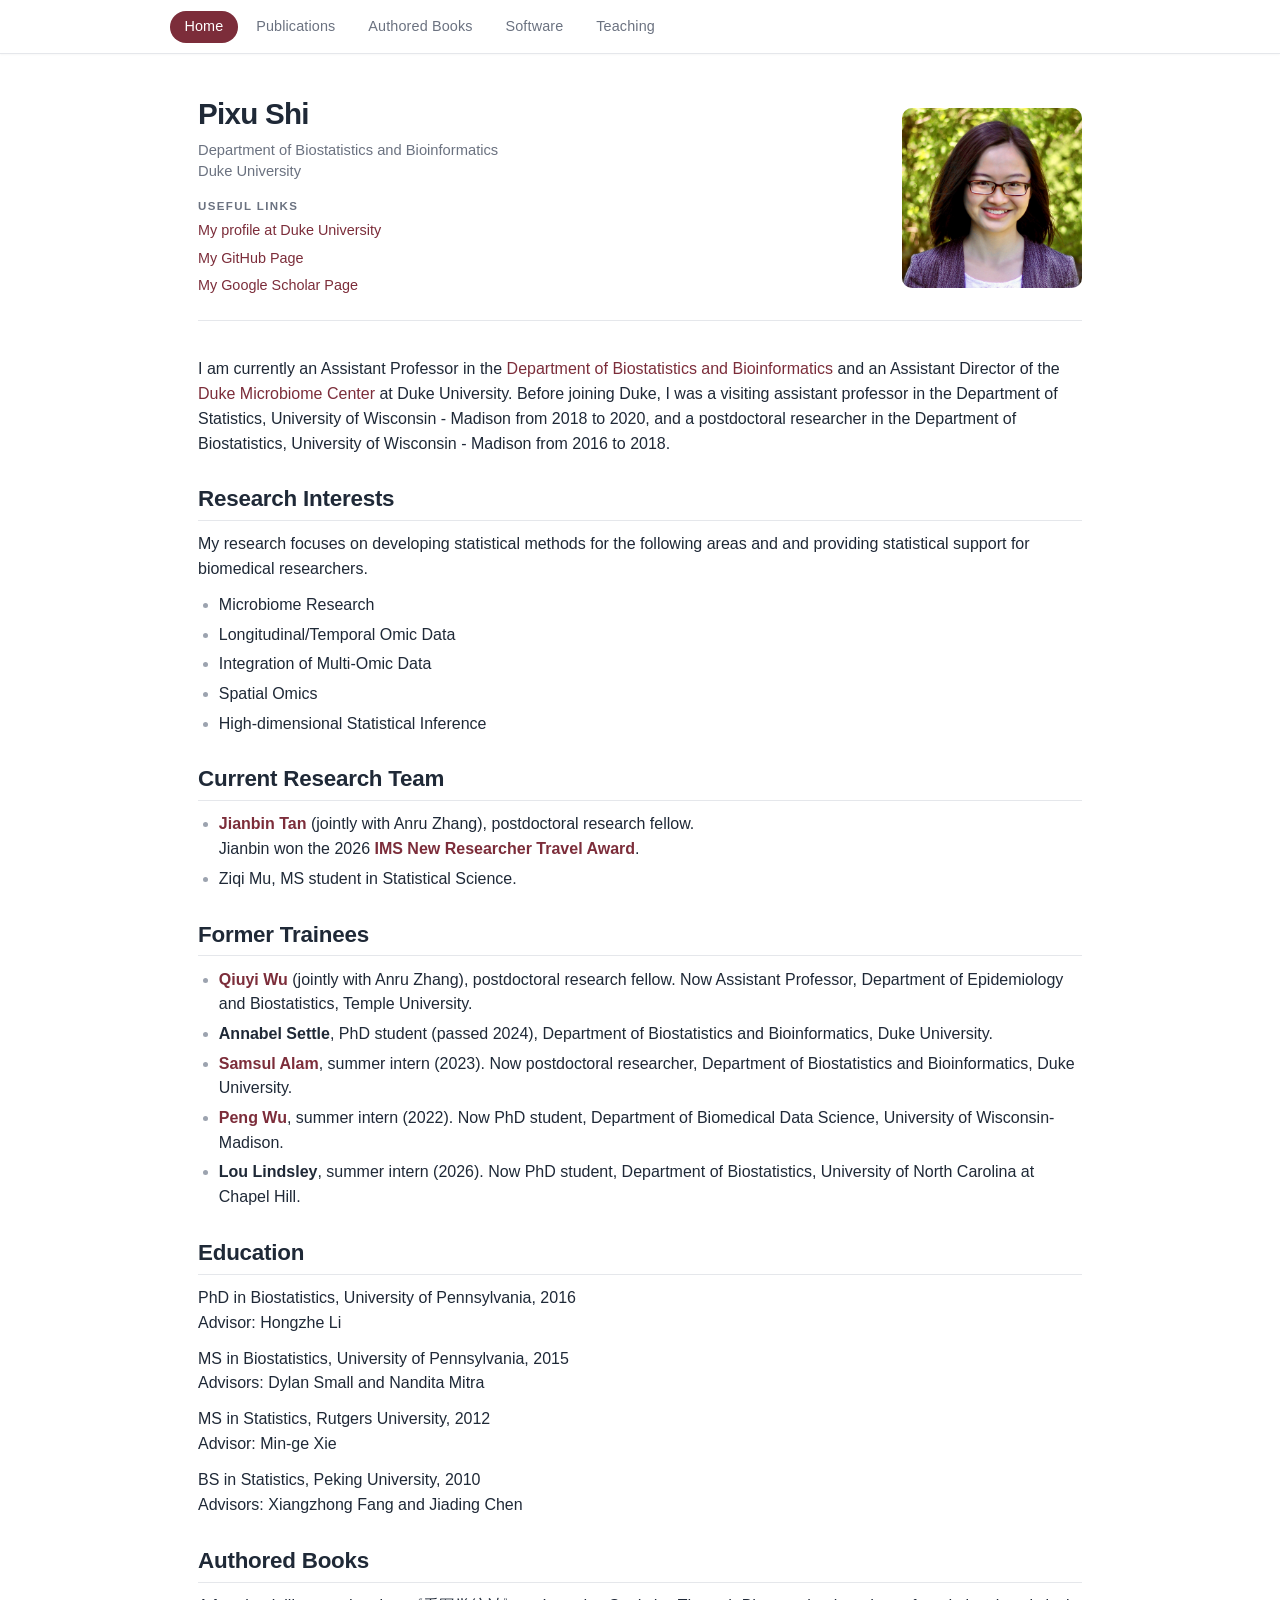
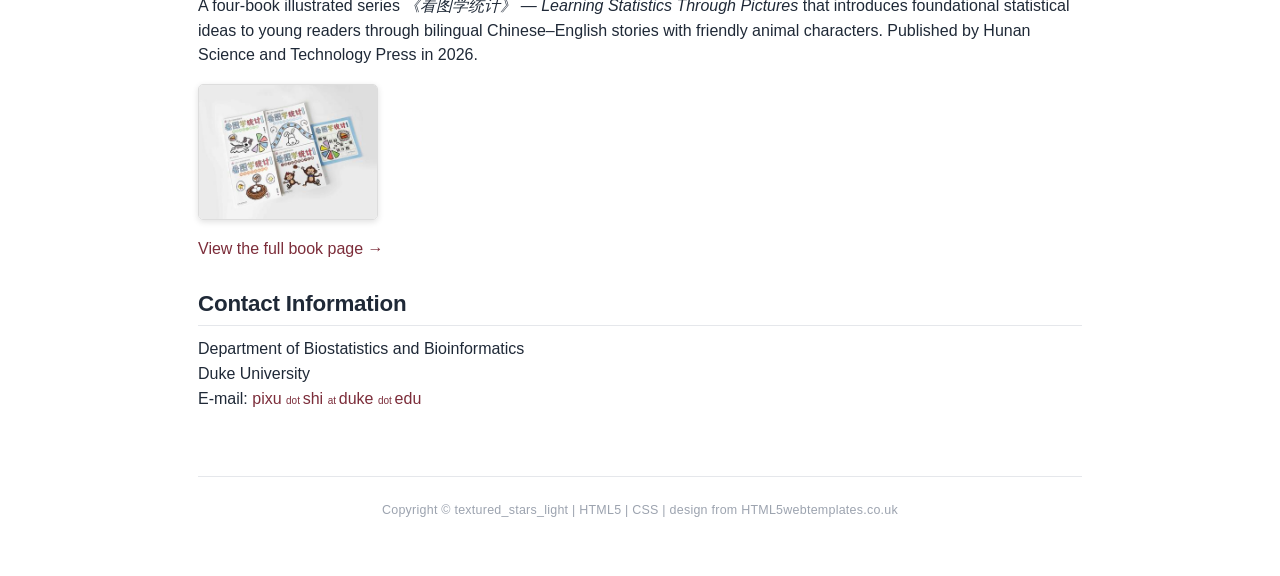
<file: index.html>
<!DOCTYPE HTML>
<html>

<head>
  <title>Pixu Shi's Homepage</title>
  <meta name="google-site-verification" content="ghtNAFj0BvaokCE1OC3R3q2dDWGkjcpYmdLzgyEFmUU" />
  <meta name="viewport" content="width=device-width, initial-scale=1" />
  <meta name="description" content="website description" />
  <meta name="keywords" content="website keywords, website keywords" />
  <meta http-equiv="content-type" content="text/html; charset=UTF-8" />
  <link rel="stylesheet" type="text/css" href="template/style.css" title="style" />
</head>

<body>
  <div id="main">
    <div id="header">
      <div id="logo">
        <div id="logo_text">
          <!-- class="logo_colour", allows you to change the colour of the text -->
          <h1>Pixu Shi</h1>
          <h2>Department of Biostatistics and Bioinformatics</h2>
          <h2>Duke University</h2>
          <div class="profile-info">
            <h3>Useful Links</h3>
            <ul>
              <li><a href="https://scholars.duke.edu/person/Pixu.Shi">My profile at Duke University</a></li>
              <li><a href="https://github.com/pixushi">My GitHub Page</a></li>
              <li><a href="https://scholar.google.com/citations?user=EbF6EYMAAAAJ&hl=en">My Google Scholar Page</a></li>
            </ul>
          </div>
        </div>
        <img src="figures/Pixu_profile_square.jpg" alt="Pixu Shi" class="profile-photo">
      </div>
      <div id="menubar">
        <ul id="menu">
          <!-- put class="selected" in the li tag for the selected page - to highlight which page you're on -->
          <li class="selected"><a href="index.html">Home</a></li>
          <li><a href="Pixu_publication.html">Publications</a></li>
          <li><a href="Pixu_books.html">Authored Books</a></li>
          <li><a href="Pixu_software.html">Software</a></li>
          <li><a href="Pixu_teaching.html">Teaching</a></li>
        </ul>
      </div>
    </div>
    <div id="site_content">
      <div id="content">
        <h2></h2>
        <p>I am currently an Assistant Professor in the <a href="https://biostat.duke.edu/">Department of Biostatistics and Bioinformatics</a> and an Assistant Director of the <a href="https://sites.duke.edu/microbiome/">Duke Microbiome Center</a> at Duke University.
		Before joining Duke, I was a visiting assistant professor in the Department of Statistics, University of Wisconsin - Madison from 2018 to 2020, 
		and a postdoctoral researcher in the Department of Biostatistics, University of Wisconsin - Madison from 2016 to 2018.
	</p>
        <h2>Research Interests</h2>

		  My research focuses on developing statistical methods for the following areas and and providing statistical support for biomedical researchers.
		  		</p>
		  		<ul>
			<LI> Microbiome Research</LI>
			<LI> Longitudinal/Temporal Omic Data</LI>
			<LI> Integration of Multi-Omic Data</LI>
			<LI> Spatial Omics</LI>
			<LI> High-dimensional Statistical Inference</LI>
					</ul>
			
		</UL>
        <h2>Current Research Team</h2>
		<ul>
			<li><strong><a href="https://tan-jianbin.github.io/">Jianbin Tan</a></strong> (jointly with Anru Zhang), postdoctoral research fellow. 
			<br>
			 Jianbin won the 2026 <strong><a href="https://imstat.org/ims-awards/ims-new-researcher-travel-award/">IMS New Researcher Travel Award</a></strong>.</li>
			<li>Ziqi Mu, MS student in Statistical Science.</li>
		</ul>
        <h2>Former Trainees</h2>
		<ul>
			<li><strong><a href="https://drqiuyiwu.github.io/">Qiuyi Wu</a></strong> (jointly with Anru Zhang), postdoctoral research fellow. Now Assistant Professor, Department of Epidemiology and Biostatistics, Temple University.</li>
			<li><strong>Annabel Settle</strong>, PhD student (passed 2024), Department of Biostatistics and Bioinformatics, Duke University.</li>
			<li><strong><a href="https://scholar.google.com/citations?user=Su177OsAAAAJ&hl=en&oi=ao">Samsul Alam</a></strong>, summer intern (2023). Now postdoctoral researcher, Department of Biostatistics and Bioinformatics, Duke University.</li>
			<li><strong><a href="https://scholar.google.com/citations?user=wh_SNnYAAAAJ&hl=en">Peng Wu</a></strong>, summer intern (2022). Now PhD student, Department of Biomedical Data Science, University of Wisconsin-Madison.</li>
			<li><strong>Lou Lindsley</strong>, summer intern (2026). Now PhD student, Department of Biostatistics, University of North Carolina at Chapel Hill.</li>
		</ul>
        <h2>Education</h2>
		<p> PhD in Biostatistics, University of Pennsylvania, 2016<br />
                    Advisor: Hongzhe Li
		</p>
		<p> MS in Biostatistics, University of Pennsylvania, 2015<br />
                    Advisors: Dylan Small and Nandita Mitra
		</p>
		<p> MS in Statistics, Rutgers University, 2012<br />
                    Advisor: Min-ge Xie
		</p>
		<p> BS in Statistics, Peking University, 2010<br />
                    Advisors: Xiangzhong Fang and Jiading Chen
		</p>		

		<h2>Authored Books</h2>
		<p>
		  A four-book illustrated series <em>《看图学统计》 &mdash; Learning Statistics Through Pictures</em>
		  that introduces foundational statistical ideas to young readers through bilingual
		  Chinese&ndash;English stories with friendly animal characters.
		  Published by Hunan Science and Technology Press in 2026.
		</p>
		<div style="display:flex;gap:10px;flex-wrap:wrap;margin:1rem 0 0.5rem 0;align-items:flex-end;">
		  <a href="Pixu_books.html" title="View all books" style="flex:1 1 120px;max-width:180px;">
		    <img src="figures/thumb_IMG_5730.jpg" alt="The complete 看图学统计 series"
		         style="width:100%;border-radius:5px;border:1px solid #ddd;box-shadow:0 2px 6px rgba(0,0,0,0.12);transition:transform 0.2s;"
		         onmouseover="this.style.transform='scale(1.04)'" onmouseout="this.style.transform=''">
		  </a>
		</div>
		<p style="margin-top:0.4rem;"><a href="Pixu_books.html">View the full book page &rarr;</a></p>
	<h2>Contact Information</h2>
			<p> Department of Biostatistics and Bioinformatics <br /> 
				Duke University <br />

				E-mail: <a href="mailto:pixu.shi@duke.edu">pixu <font size=1> dot </font> shi <font size=1> at </font> duke <font size=1> dot </font> edu</a>
			</p>
      </div>
    </div>
    <div id="content_footer"></div>
    <div id="footer">
            Copyright &copy; textured_stars_light | <a href="http://validator.w3.org/check?uri=referer">HTML5</a> | <a href="http://jigsaw.w3.org/css-validator/check/referer">CSS</a> | <a href="http://www.html5webtemplates.co.uk">design from HTML5webtemplates.co.uk</a>
    </div>
  </div>
<!-- Default Statcounter code for GitHub Personal
https://pixushi.github.io/ -->
<script type="text/javascript">
var sc_project=13226905;
var sc_invisible=1;
var sc_security="ff27da82";
</script>
<script type="text/javascript"
src="https://www.statcounter.com/counter/counter.js"
async></script>
<noscript><div class="statcounter"><a title="Web Analytics"
href="https://statcounter.com/" target="_blank"><img
class="statcounter"
src="https://c.statcounter.com/13226905/0/ff27da82/1/"
alt="Web Analytics"
referrerPolicy="no-referrer-when-downgrade"></a></div></noscript>
<!-- End of Statcounter Code -->
</body>
</html>
</file>
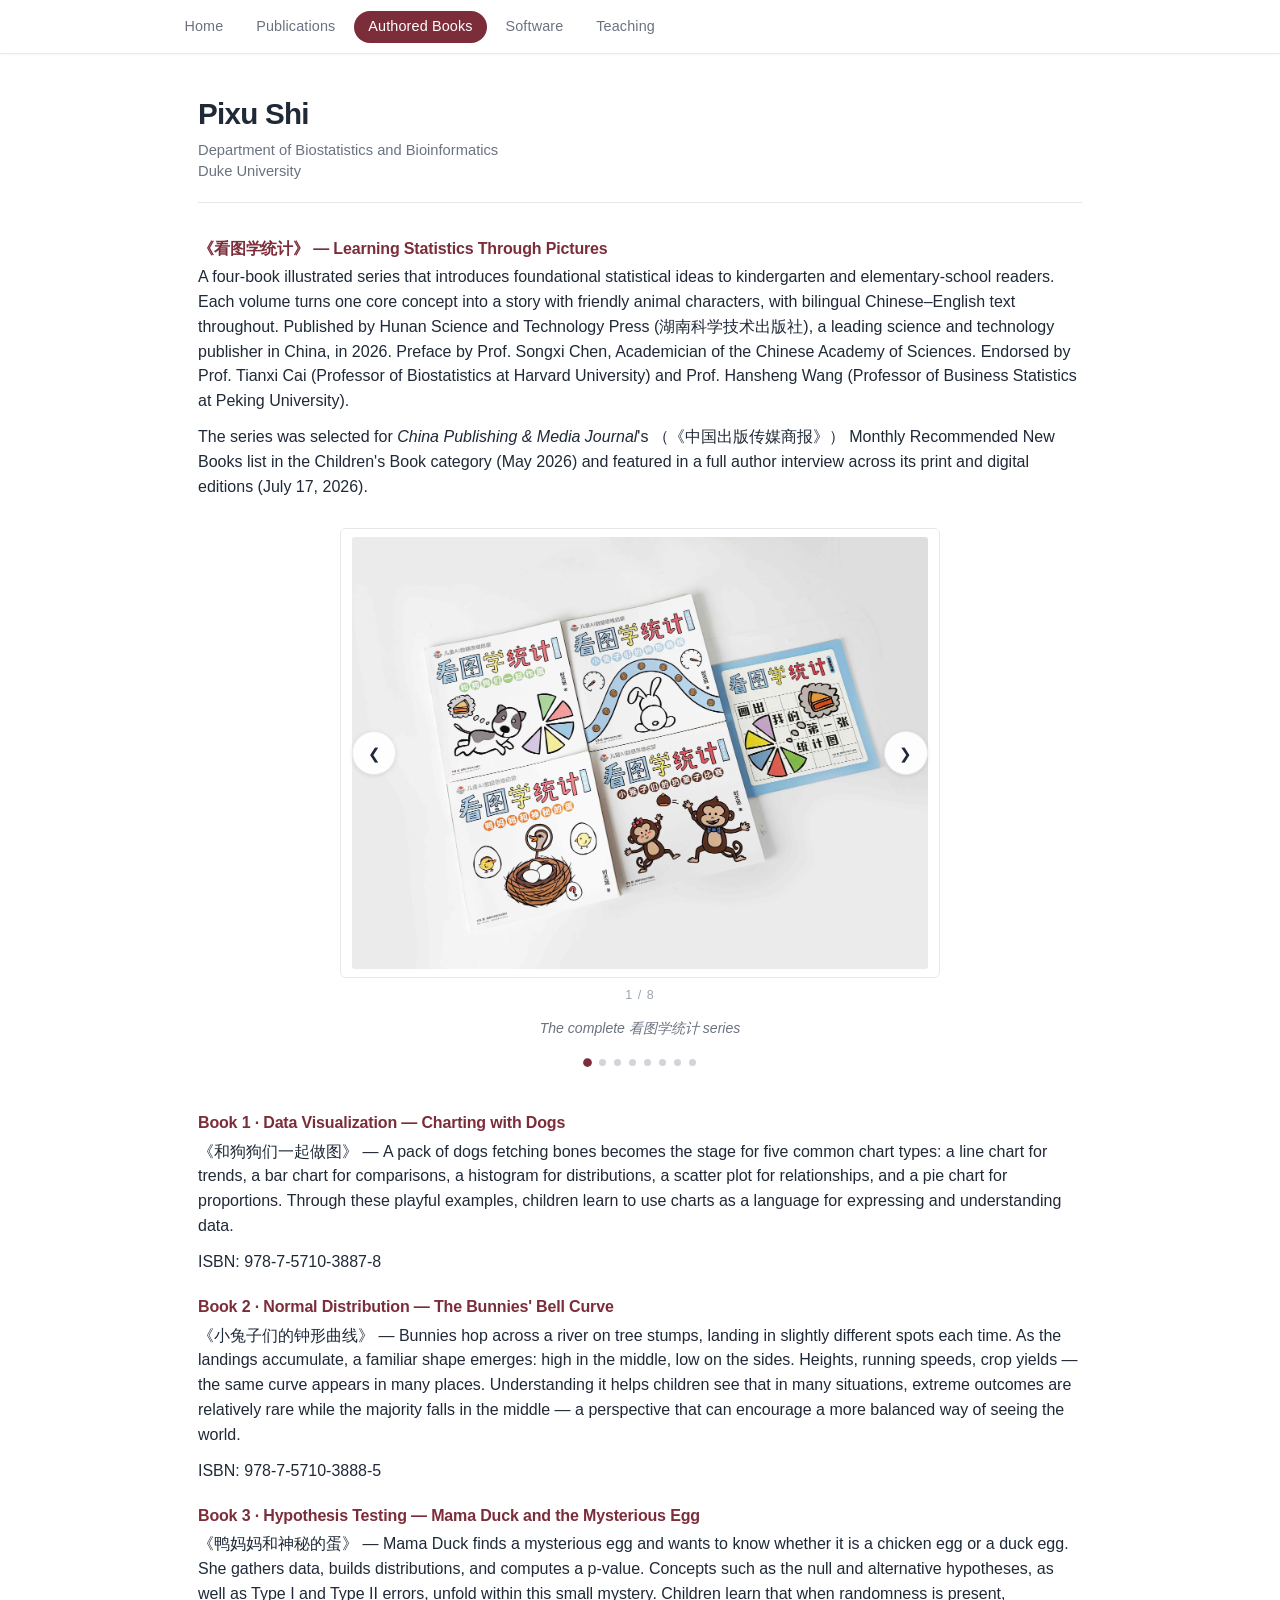
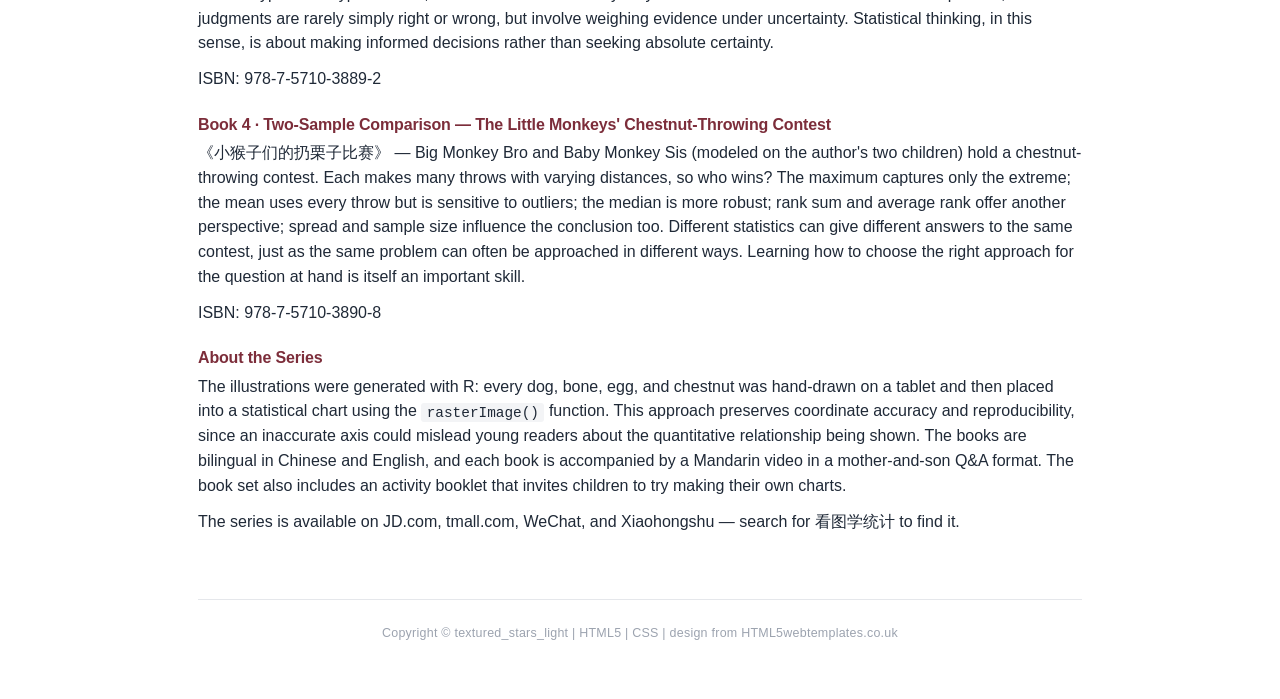
<file: Pixu_books.html>
<!DOCTYPE HTML>
<html>

<head>
  <title>Pixu Shi's Homepage</title>
  <meta name="viewport" content="width=device-width, initial-scale=1" />
  <meta name="description" content="website description" />
  <meta name="keywords" content="website keywords, website keywords" />
  <meta http-equiv="content-type" content="text/html; charset=UTF-8" />
  <link rel="stylesheet" type="text/css" href="template/style.css" title="style" />
  <style>
    .album {
      width: 100%;
      max-width: 600px;
      margin: 1.8rem auto 2.4rem auto;
    }
    .album-frame {
      position: relative;
      width: 100%;
      aspect-ratio: 4 / 3;
      background: #fff;
      border: 1px solid var(--border, #e5e7eb);
      border-radius: 6px;
      overflow: hidden;
      touch-action: pan-y;
      user-select: none;
      -webkit-user-select: none;
    }
    /* Large invisible tap zones — left half flips back, right half flips forward */
    .album-tap {
      position: absolute;
      top: 0;
      height: 100%;
      width: 50%;
      z-index: 5;
      background: transparent;
      cursor: pointer;
      -webkit-tap-highlight-color: transparent;
    }
    .album-tap-prev { left: 0; }
    .album-tap-next { right: 0; }
    .album-slide {
      position: absolute;
      top: 0; left: 0;
      width: 100%;
      height: 100%;
      display: flex;
      align-items: center;
      justify-content: center;
      background: #fff;
      transform: translateX(100%);
      transition: transform 0.45s cubic-bezier(0.22, 0.61, 0.36, 1);
      pointer-events: none;
      padding: 0.5rem;
      will-change: transform;
    }
    .album-slide.active {
      transform: translateX(0);
      pointer-events: auto;
      z-index: 2;
    }
    .album-slide img {
      max-width: 100%;
      max-height: 100%;
      object-fit: contain;
      display: block;
      border-radius: 3px;
    }
    .album-prev, .album-next {
      position: absolute;
      top: 50%;
      transform: translateY(-50%);
      width: 44px;
      height: 44px;
      background: rgba(255, 255, 255, 0.92);
      color: var(--text, #1f2937);
      border: 1px solid var(--border, #e5e7eb);
      border-radius: 50%;
      cursor: pointer;
      font-size: 15px;
      font-family: inherit;
      line-height: 1;
      z-index: 10;
      box-shadow: 0 1px 4px rgba(0, 0, 0, 0.1);
      transition: background 0.15s ease, color 0.15s ease, border-color 0.15s ease;
      display: flex;
      align-items: center;
      justify-content: center;
      padding: 0;
      -webkit-tap-highlight-color: transparent;
    }
    .album-prev:hover, .album-next:hover {
      background: var(--accent, #7c2d3a);
      color: #fff;
      border-color: var(--accent, #7c2d3a);
    }
    .album-prev { left: 0.7rem; }
    .album-next { right: 0.7rem; }
    @media (max-width: 760px) {
      .album-prev, .album-next {
        width: 52px;
        height: 52px;
        font-size: 18px;
      }
      .album-prev { left: 0.5rem; }
      .album-next { right: 0.5rem; }
    }
    .album-caption {
      text-align: center;
      padding: 0.85rem 0 0.25rem 0;
      color: var(--muted, #6b7280);
      font-size: 0.88rem;
      font-style: italic;
      line-height: 1.5;
      min-height: 1.3em;
    }
    .album-counter {
      text-align: center;
      font-size: 0.78rem;
      color: var(--soft, #9ca3af);
      letter-spacing: 0.08em;
      padding: 0.45rem 0 0 0;
      text-transform: uppercase;
    }
    .album-dots {
      text-align: center;
      padding: 0.4rem 0 0 0;
    }
    .album-dot {
      display: inline-block;
      width: 7px;
      height: 7px;
      margin: 0 4px;
      border-radius: 50%;
      background: #d1d5db;
      cursor: pointer;
      transition: background 0.15s ease, transform 0.15s ease;
      vertical-align: middle;
    }
    .album-dot:hover {
      background: var(--soft, #9ca3af);
    }
    .album-dot.active {
      background: var(--accent, #7c2d3a);
      transform: scale(1.25);
    }
  </style>
</head>

<body>
  <div id="main">
    <div id="header">
      <div id="logo">
        <div id="logo_text">
          <!-- class="logo_colour", allows you to change the colour of the text -->
          <h1>Pixu Shi</h1>
          <h2>Department of Biostatistics and Bioinformatics</h2>
          <h2>Duke University</h2>
        </div>
      </div>
      <div id="menubar">
        <ul id="menu">
          <!-- put class="selected" in the li tag for the selected page - to highlight which page you're on -->
          <li><a href="index.html">Home</a></li>
          <li><a href="Pixu_publication.html">Publications</a></li>
          <li class="selected"><a href="Pixu_books.html">Authored Books</a></li>
          <li><a href="Pixu_software.html">Software</a></li>
          <li><a href="Pixu_teaching.html">Teaching</a></li>
        </ul>
      </div>
    </div>
    <div id="site_content">
      <div id="content">
        <h4>《看图学统计》 &mdash; Learning Statistics Through Pictures</h4>
        <p>
          A four-book illustrated series that introduces foundational statistical
          ideas to kindergarten and elementary-school readers. Each volume turns
          one core concept into a story with friendly animal characters, with
          bilingual Chinese&ndash;English text throughout. Published by
          Hunan Science and Technology Press (湖南科学技术出版社), a leading science and technology publisher in China, in 2026.
          Preface by Prof. Songxi Chen, Academician of the Chinese Academy of Sciences. Endorsed by Prof. Tianxi Cai (Professor of Biostatistics at Harvard University) and Prof. Hansheng Wang (Professor of Business Statistics at Peking University).
        </p>

        <p>
          The series was selected for <em>China Publishing &amp; Media Journal</em>'s （《中国出版传媒商报》） Monthly Recommended New Books list in the Children's Book category (May 2026) and featured in a full author interview across its print and digital editions (July 17, 2026).
        </p>

        <div class="album" id="bookAlbum">
          <div class="album-frame">
            <div class="album-slide active" data-caption="The complete 看图学统计 series">
              <img src="figures/IMG_5730.JPG" alt="The complete series">
            </div>
            <div class="album-slide" data-caption="Book 1 · Data Visualization — dedication page">
              <img src="figures/IMG_5744.jpg" alt="Data Visualization dedication">
            </div>
            <div class="album-slide" data-caption="Book 1 · Data Visualization — Charting with Dogs">
              <img src="figures/IMG_5747.JPG" alt="Data Visualization interior">
            </div>
            <div class="album-slide" data-caption="Book 2 · Normal Distribution — The Bunnies' Bell Curve">
              <img src="figures/IMG_5739.JPG" alt="Normal Distribution interior">
            </div>
            <div class="album-slide" data-caption="Book 3 · Hypothesis Testing — Mama Duck and the Mysterious Egg">
              <img src="figures/IMG_5753.jpg" alt="Hypothesis Testing interior">
            </div>
            <div class="album-slide" data-caption="Book 4 · Two-Sample Comparison — The Little Monkeys' Chestnut-Throwing Contest">
              <img src="figures/IMG_5760.jpg" alt="Two-Sample Comparison interior">
            </div>
            <div class="album-slide" data-caption="Preface by Prof. Songxi Chen">
              <img src="figures/IMG_5737.jpg" alt="Preface page">
            </div>
            <div class="album-slide" data-caption="Back cover with author bio and endorsements">
              <img src="figures/IMG_5733.jpg" alt="Back cover">
            </div>
            <div class="album-tap album-tap-prev" aria-hidden="true"></div>
            <div class="album-tap album-tap-next" aria-hidden="true"></div>
            <button class="album-prev" type="button" aria-label="Previous">&#10094;</button>
            <button class="album-next" type="button" aria-label="Next">&#10095;</button>
          </div>
          <div class="album-counter" id="albumCounter">1 / 8</div>
          <div class="album-caption" id="albumCaption">The complete 看图学统计 series</div>
          <div class="album-dots" id="albumDots"></div>
        </div>

        <h4>Book 1 &middot; Data Visualization &mdash; Charting with Dogs</h4>
        <p>
          《和狗狗们一起做图》 &mdash; A pack of dogs fetching bones becomes the stage for five common chart types: a line chart for trends, a bar chart for comparisons, a histogram for distributions, a scatter plot for relationships, and a pie chart for proportions. Through these playful examples, children learn to use charts as a language for expressing and understanding data.
        </p>
        <p>
          ISBN: 978-7-5710-3887-8
        </p>

        <h4>Book 2 &middot; Normal Distribution &mdash; The Bunnies' Bell Curve</h4>
        <p>
          《小兔子们的钟形曲线》 &mdash; Bunnies hop across a river on tree stumps, landing in slightly different spots each time. As the landings accumulate, a familiar shape emerges: high in the middle, low on the sides. Heights, running speeds, crop yields &mdash; the same curve appears in many places. Understanding it helps children see that in many situations, extreme outcomes are relatively rare while the majority falls in the middle &mdash; a perspective that can encourage a more balanced way of seeing the world.
        </p>
        <p>
          ISBN: 978-7-5710-3888-5
        </p>

        <h4>Book 3 &middot; Hypothesis Testing &mdash; Mama Duck and the Mysterious Egg</h4>
        <p>
          《鸭妈妈和神秘的蛋》 &mdash; Mama Duck finds a mysterious egg and wants to know whether it is a chicken egg or a duck egg. She gathers data, builds distributions, and computes a p-value. Concepts such as the null and alternative hypotheses, as well as Type I and Type II errors, unfold within this small mystery. Children learn that when randomness is present, judgments are rarely simply right or wrong, but involve weighing evidence under uncertainty. Statistical thinking, in this sense, is about making informed decisions rather than seeking absolute certainty.
        </p>
        <p>
          ISBN: 978-7-5710-3889-2
        </p>

        <h4>Book 4 &middot; Two-Sample Comparison &mdash; The Little Monkeys' Chestnut-Throwing Contest</h4>
        <p>
          《小猴子们的扔栗子比赛》 &mdash; Big Monkey Bro and Baby Monkey Sis (modeled on the author's two children) hold a chestnut-throwing contest. Each makes many throws with varying distances, so who wins? The maximum captures only the extreme; the mean uses every throw but is sensitive to outliers; the median is more robust; rank sum and average rank offer another perspective; spread and sample size influence the conclusion too. Different statistics can give different answers to the same contest, just as the same problem can often be approached in different ways. Learning how to choose the right approach for the question at hand is itself an important skill.
        </p>
        <p>
          ISBN: 978-7-5710-3890-8
        </p>

        <h4>About the Series</h4>
        <p>
          The illustrations were generated with R: every dog, bone, egg, and chestnut was hand-drawn on a tablet and then placed into a statistical chart using the <code>rasterImage()</code> function. This approach preserves coordinate accuracy and reproducibility, since an inaccurate axis could mislead young readers about the quantitative relationship being shown. The books are bilingual in Chinese and English, and each book is accompanied by a Mandarin video in a mother-and-son Q&amp;A format. The book set also includes an activity booklet that invites children to try making their own charts.
        </p>

        <p>
          The series is available on JD.com, tmall.com, WeChat, and Xiaohongshu &mdash;
          search for 看图学统计 to find it.
        </p>

      </div>
    </div>
    <div id="content_footer"></div>
    <div id="footer">
            Copyright &copy; textured_stars_light | <a href="http://validator.w3.org/check?uri=referer">HTML5</a> | <a href="http://jigsaw.w3.org/css-validator/check/referer">CSS</a> | <a href="http://www.html5webtemplates.co.uk">design from HTML5webtemplates.co.uk</a>
    </div>
  </div>

<script type="text/javascript">
(function(){
  var album = document.getElementById('bookAlbum');
  if (!album) return;
  var slides = album.querySelectorAll('.album-slide');
  var prev = album.querySelector('.album-prev');
  var next = album.querySelector('.album-next');
  var caption = document.getElementById('albumCaption');
  var counter = document.getElementById('albumCounter');
  var dotsContainer = document.getElementById('albumDots');
  var current = 0;

  // build dots
  for (var i = 0; i < slides.length; i++) {
    var d = document.createElement('span');
    d.className = 'album-dot' + (i === 0 ? ' active' : '');
    d.setAttribute('data-index', i);
    dotsContainer.appendChild(d);
  }
  var dots = dotsContainer.querySelectorAll('.album-dot');

  function show(target, direction) {
    if (target === current) return;
    var currentSlide = slides[current];
    var nextSlide = slides[target];

    // For "next": incoming starts on the right (+100%), outgoing rolls to the left (-100%)
    // For "prev": incoming starts on the left (-100%), outgoing rolls to the right (+100%)
    var incomingFrom = direction === 'next' ? '100%' : '-100%';
    var outgoingTo   = direction === 'next' ? '-100%' : '100%';

    // Place incoming slide off-screen instantly on the correct side
    nextSlide.style.transition = 'none';
    nextSlide.style.transform = 'translateX(' + incomingFrom + ')';
    // force reflow so the no-transition position takes effect before we animate
    void nextSlide.offsetWidth;
    nextSlide.style.transition = '';

    // Slide outgoing off, slide incoming in
    currentSlide.classList.remove('active');
    currentSlide.style.transform = 'translateX(' + outgoingTo + ')';
    nextSlide.classList.add('active');
    nextSlide.style.transform = '';

    dots[current].classList.remove('active');
    dots[target].classList.add('active');
    current = target;
    caption.textContent = nextSlide.getAttribute('data-caption') || '';
    counter.textContent = (current + 1) + ' / ' + slides.length;
  }

  function go(delta) {
    var t = (current + delta + slides.length) % slides.length;
    show(t, delta > 0 ? 'next' : 'prev');
  }

  prev.addEventListener('click', function(){ go(-1); });
  next.addEventListener('click', function(){ go(1); });

  // Large tap zones over the left/right halves of the image
  var tapPrev = album.querySelector('.album-tap-prev');
  var tapNext = album.querySelector('.album-tap-next');
  if (tapPrev) tapPrev.addEventListener('click', function(){ go(-1); });
  if (tapNext) tapNext.addEventListener('click', function(){ go(1); });

  for (var j = 0; j < dots.length; j++) {
    dots[j].addEventListener('click', function(e){
      var idx = parseInt(e.target.getAttribute('data-index'), 10);
      if (idx === current) return;
      show(idx, idx > current ? 'next' : 'prev');
    });
  }

  document.addEventListener('keydown', function(e){
    if (e.key === 'ArrowLeft') go(-1);
    else if (e.key === 'ArrowRight') go(1);
  });

  // Touch swipe support
  var frame = album.querySelector('.album-frame');
  var touchStartX = null;
  var touchStartY = null;
  var touchStartT = 0;
  if (frame) {
    frame.addEventListener('touchstart', function(e){
      if (e.touches.length !== 1) { touchStartX = null; return; }
      touchStartX = e.touches[0].clientX;
      touchStartY = e.touches[0].clientY;
      touchStartT = Date.now();
    }, { passive: true });
    frame.addEventListener('touchend', function(e){
      if (touchStartX === null) return;
      var endX = e.changedTouches[0].clientX;
      var endY = e.changedTouches[0].clientY;
      var dx = endX - touchStartX;
      var dy = endY - touchStartY;
      var dt = Date.now() - touchStartT;
      var absX = Math.abs(dx);
      var absY = Math.abs(dy);
      // Treat as a swipe if mostly horizontal and at least ~35px (or fast flick)
      var isSwipe = absX > 35 && absX > absY * 1.2;
      var isFlick = dt < 300 && absX > 20 && absX > absY;
      if (isSwipe || isFlick) {
        if (dx < 0) go(1);
        else go(-1);
        e.preventDefault && e.preventDefault();
      }
      touchStartX = null;
      touchStartY = null;
    });
    frame.addEventListener('touchcancel', function(){
      touchStartX = null;
      touchStartY = null;
    });
  }

  // initial caption
  caption.textContent = slides[0].getAttribute('data-caption') || '';
  counter.textContent = '1 / ' + slides.length;
})();
</script>

<!-- Default Statcounter code for GitHub Personal
https://pixushi.github.io/ -->
<script type="text/javascript">
var sc_project=13226905;
var sc_invisible=1;
var sc_security="ff27da82";
</script>
<script type="text/javascript"
src="https://www.statcounter.com/counter/counter.js"
async></script>
<noscript><div class="statcounter"><a title="Web Analytics"
href="https://statcounter.com/" target="_blank"><img
class="statcounter"
src="https://c.statcounter.com/13226905/0/ff27da82/1/"
alt="Web Analytics"
referrerPolicy="no-referrer-when-downgrade"></a></div></noscript>
<!-- End of Statcounter Code -->
</body>
</html>
</file>
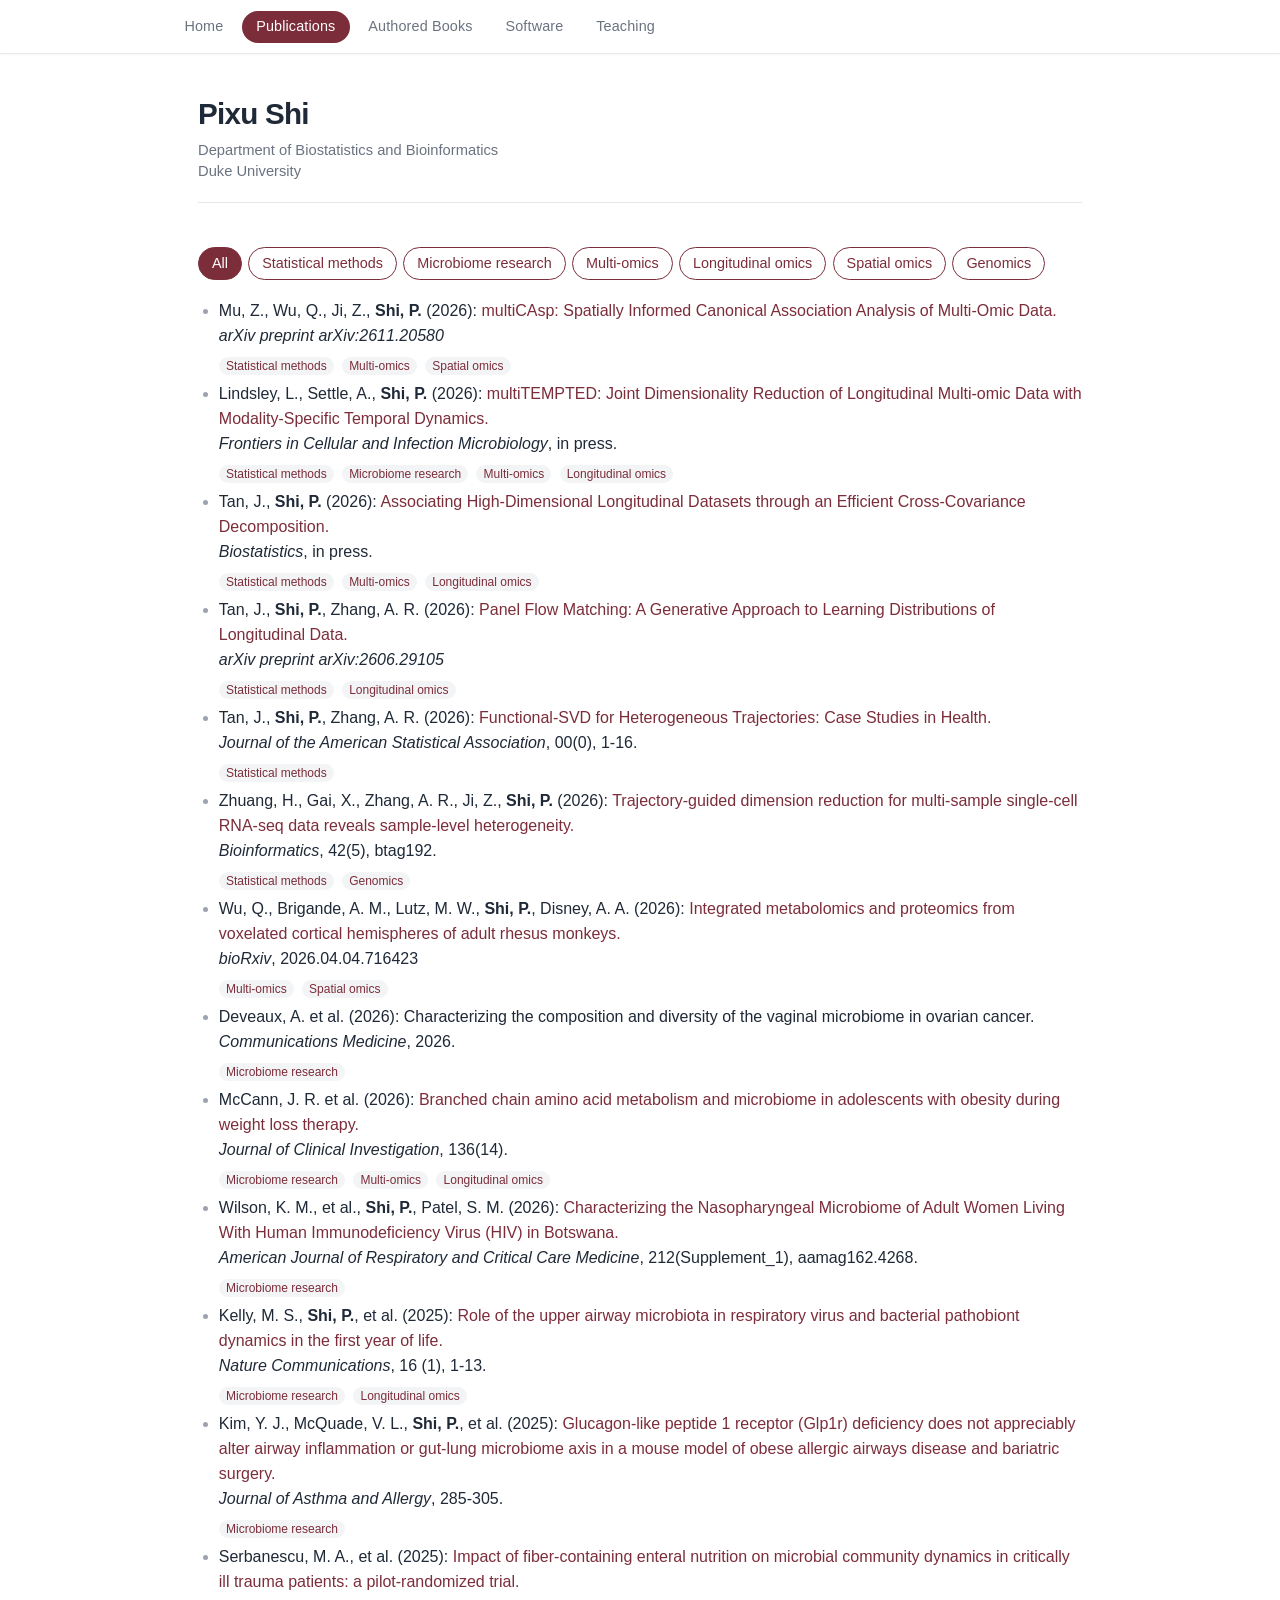
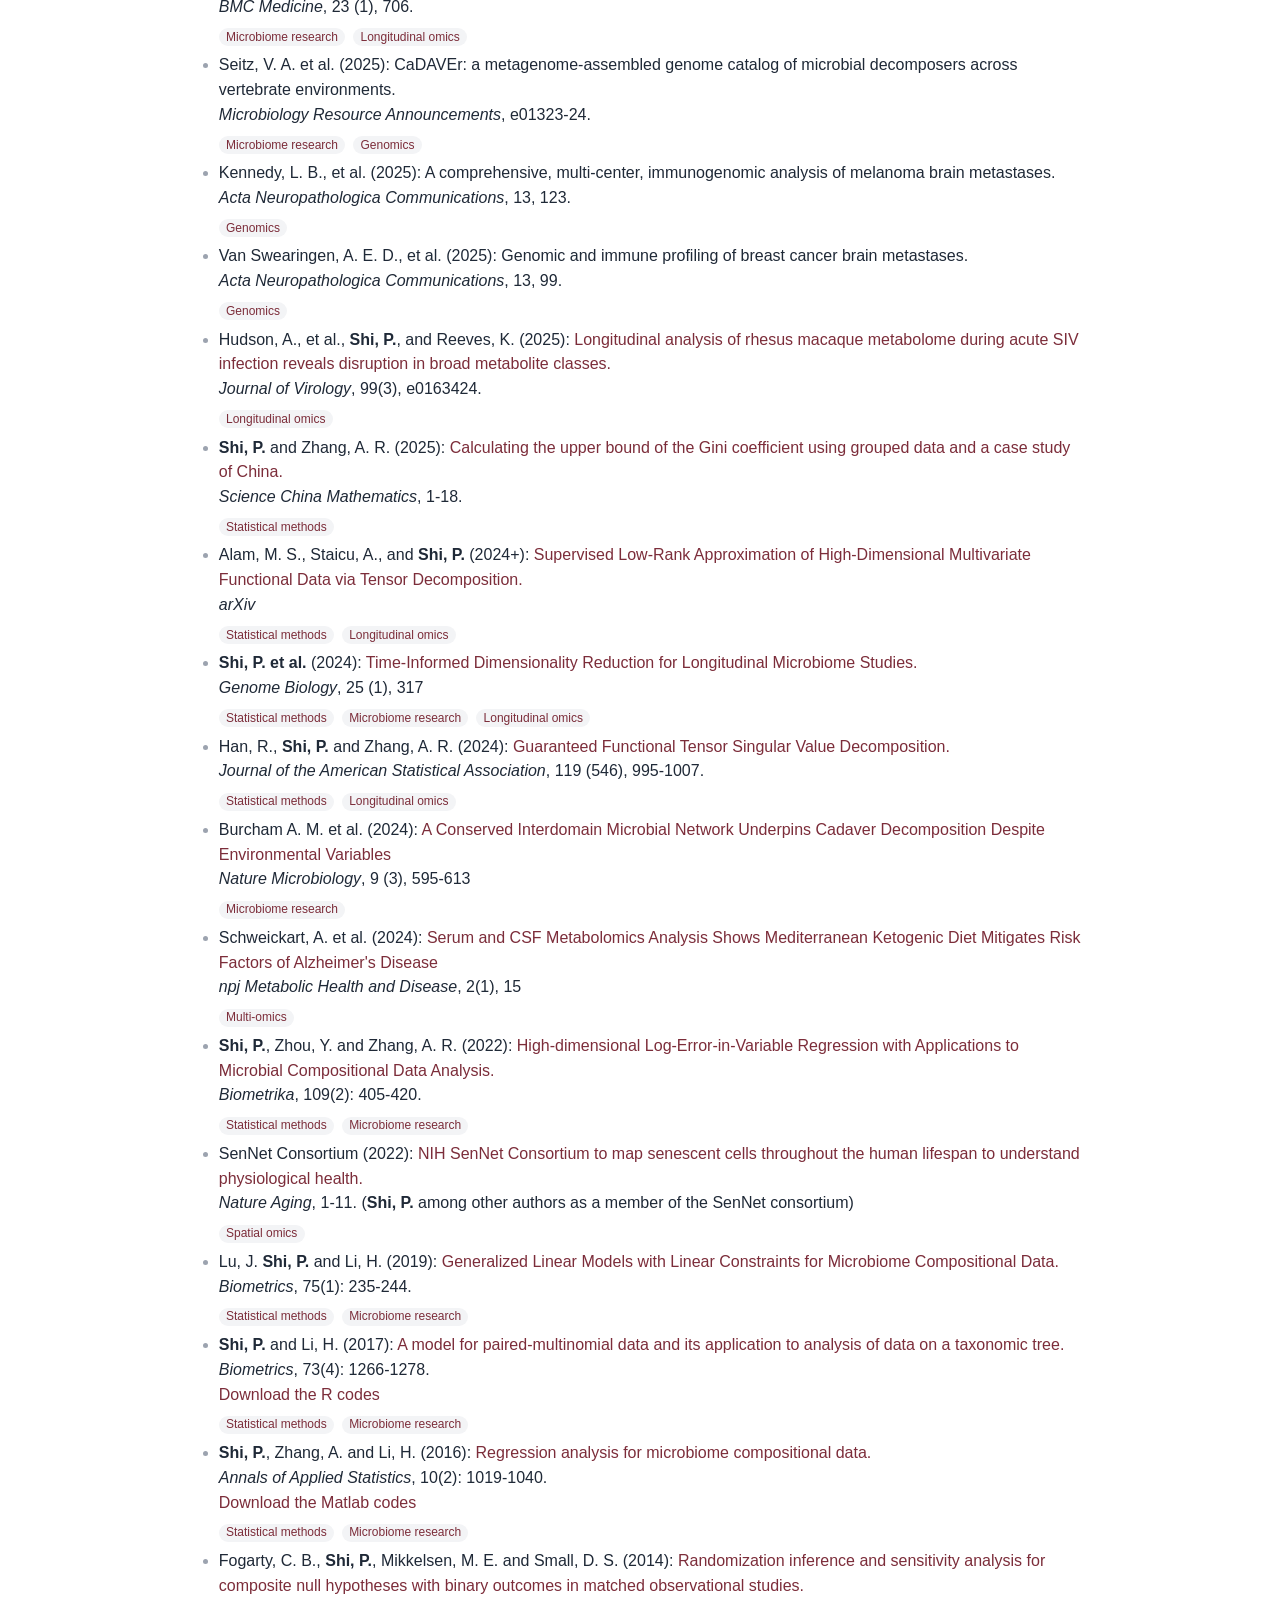
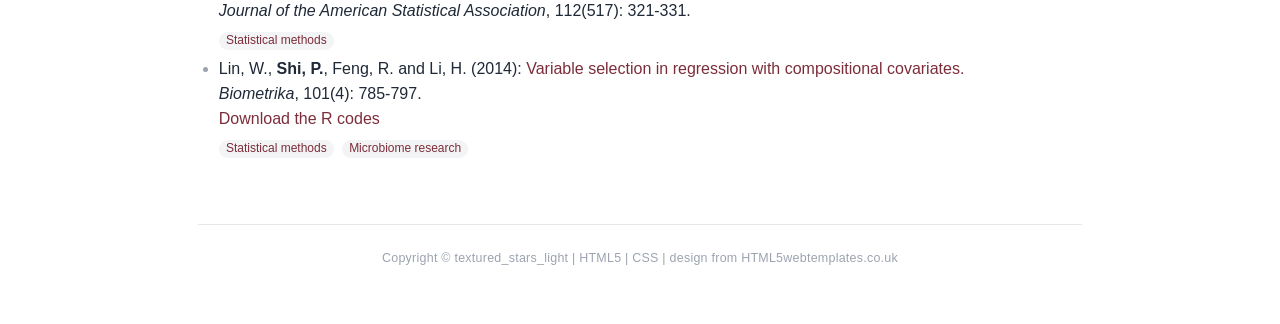
<file: Pixu_publication.html>
<!DOCTYPE HTML>
<html>

<head>
  <title>Pixu Shi's Homepage</title>
  <meta name="viewport" content="width=device-width, initial-scale=1" />
  <meta name="description" content="website description" />
  <meta name="keywords" content="website keywords, website keywords" />
  <meta http-equiv="content-type" content="text/html; charset=UTF-8" />
  <link rel="stylesheet" type="text/css" href="template/style.css" title="style" />
  <style>
    .pub-tabs { display: flex; flex-wrap: wrap; gap: 0.4em; margin: 0.5em 0 1.2em; }
    .pub-tab { font: inherit; font-size: 0.9rem; padding: 0.3em 0.9em; border: 1px solid var(--accent); border-radius: 999px; background: transparent; color: var(--accent); cursor: pointer; }
    .pub-tab:hover { background: var(--rule); }
    .pub-tab.active { background: var(--accent); color: #fff; }
    #pub-list > li { margin-bottom: 0.8em; }
    .pub-labels { margin-top: 0.25em; }
    .pub-label { display: inline-block; font-size: 0.75rem; line-height: 1.4; padding: 0.05em 0.6em; margin: 0 0.3em 0.2em 0; border-radius: 999px; background: var(--rule); color: var(--accent); cursor: pointer; }
    .pub-label:hover { background: var(--accent); color: #fff; }
  </style>
</head>

<body>
  <div id="main">
    <div id="header">
      <div id="logo">
        <div id="logo_text">
          <!-- class="logo_colour", allows you to change the colour of the text -->
          <h1>Pixu Shi</h1>
          <h2>Department of Biostatistics and Bioinformatics</h2>
          <h2>Duke University</h2>
        </div>
      </div>
      <div id="menubar">
        <ul id="menu">
          <!-- put class="selected" in the li tag for the selected page - to highlight which page you're on -->
          <li><a href="index.html">Home</a></li>
          <li class="selected"><a href="Pixu_publication.html">Publications</a></li>
          <li><a href="Pixu_books.html">Authored Books</a></li>
          <li><a href="Pixu_software.html">Software</a></li>
          <li><a href="Pixu_teaching.html">Teaching</a></li>
        </ul>
      </div>
    </div>
    <div id="site_content">
      <div id="content">
    <div class="pub-tabs" role="tablist">
      <button type="button" class="pub-tab active" data-filter="all">All</button>
      <button type="button" class="pub-tab" data-filter="stat">Statistical methods</button>
      <button type="button" class="pub-tab" data-filter="microbiome">Microbiome research</button>
      <button type="button" class="pub-tab" data-filter="multiomics">Multi-omics</button>
      <button type="button" class="pub-tab" data-filter="longitudinal">Longitudinal omics</button>
      <button type="button" class="pub-tab" data-filter="spatial">Spatial omics</button>
      <button type="button" class="pub-tab" data-filter="genomics">Genomics</button>
    </div>
    <ul id="pub-list">
    <li data-tags="stat multiomics spatial">
      Mu, Z., Wu, Q., Ji, Z., <strong>Shi, P.</strong> (2026): <a href="https://arxiv.org/abs/2611.20580">multiCAsp: Spatially Informed Canonical Association Analysis of Multi-Omic Data.</a> <br />
      <I>arXiv preprint arXiv:2611.20580</I><br />
      <div class="pub-labels"><span class="pub-label" data-filter="stat">Statistical methods</span> <span class="pub-label" data-filter="multiomics">Multi-omics</span> <span class="pub-label" data-filter="spatial">Spatial omics</span></div>
    </li>
    <li data-tags="stat microbiome multiomics longitudinal">
      Lindsley, L., Settle, A., <strong>Shi, P.</strong> (2026): <a href="https://www.biorxiv.org/content/10.64898/2026.09.01.748608v1">multiTEMPTED: Joint Dimensionality Reduction of Longitudinal Multi-omic Data with Modality-Specific Temporal Dynamics.</a> <br />
      <I>Frontiers in Cellular and Infection Microbiology</I>, in press.<br />
      <div class="pub-labels"><span class="pub-label" data-filter="stat">Statistical methods</span> <span class="pub-label" data-filter="microbiome">Microbiome research</span> <span class="pub-label" data-filter="multiomics">Multi-omics</span> <span class="pub-label" data-filter="longitudinal">Longitudinal omics</span></div>
    </li>
    <li data-tags="stat multiomics longitudinal">
      Tan, J., <strong>Shi, P.</strong> (2026): <a href = "https://arxiv.org/abs/2601.13405">Associating High-Dimensional Longitudinal Datasets through an Efficient Cross-Covariance Decomposition. </a> <br />
      <I>Biostatistics</I>, in press.<br />
      <div class="pub-labels"><span class="pub-label" data-filter="stat">Statistical methods</span> <span class="pub-label" data-filter="multiomics">Multi-omics</span> <span class="pub-label" data-filter="longitudinal">Longitudinal omics</span></div>
    </li>
    <li data-tags="stat longitudinal">
      Tan, J., <strong>Shi, P.</strong>, Zhang, A. R. (2026): <a href = "https://arxiv.org/abs/2606.29105">Panel Flow Matching: A Generative Approach to Learning Distributions of Longitudinal Data. </a> <br />
      <I>arXiv preprint arXiv:2606.29105</I><br />
      <div class="pub-labels"><span class="pub-label" data-filter="stat">Statistical methods</span> <span class="pub-label" data-filter="longitudinal">Longitudinal omics</span></div>
    </li>
    <li data-tags="stat">
      Tan, J., <strong>Shi, P.</strong>, Zhang, A. R. (2026): <a href = "https://www.tandfonline.com/doi/full/10.1080/01621459.2026.2625441">Functional-SVD for Heterogeneous Trajectories: Case Studies in Health. </a> <br />
      <I>Journal of the American Statistical Association</I>, 00(0), 1-16.<br />
      <div class="pub-labels"><span class="pub-label" data-filter="stat">Statistical methods</span></div>
    </li>
    <li data-tags="stat genomics">
      Zhuang, H., Gai, X., Zhang, A. R., Ji, Z., <strong>Shi, P.</strong> (2026): <a href = "https://academic.oup.com/bioinformatics/article/42/5/btag192/8661458">Trajectory-guided dimension reduction for multi-sample single-cell RNA-seq data reveals sample-level heterogeneity. </a> <br />
      <I>Bioinformatics</I>, 42(5), btag192.<br />
      <div class="pub-labels"><span class="pub-label" data-filter="stat">Statistical methods</span> <span class="pub-label" data-filter="genomics">Genomics</span></div>
    </li>
    <li data-tags="multiomics spatial">
      Wu, Q., Brigande, A. M., Lutz, M. W., <strong>Shi, P.</strong>, Disney, A. A. (2026): <a href="https://scholar.google.com/citations?view_op=view_citation&hl=en&user=EbF6EYMAAAAJ&sortby=pubdate&citation_for_view=EbF6EYMAAAAJ:QIV2ME_5wuYC">Integrated metabolomics and proteomics from voxelated cortical hemispheres of adult rhesus monkeys.</a> <br />
      <I>bioRxiv</I>, 2026.04.04.716423<br />
      <div class="pub-labels"><span class="pub-label" data-filter="multiomics">Multi-omics</span> <span class="pub-label" data-filter="spatial">Spatial omics</span></div>
    </li>
    <li data-tags="microbiome">
      Deveaux, A. et al. (2026): Characterizing the composition and diversity of the vaginal microbiome in ovarian cancer. <br />
      <I>Communications Medicine</I>, 2026.<br />
      <div class="pub-labels"><span class="pub-label" data-filter="microbiome">Microbiome research</span></div>
    </li>
    <li data-tags="microbiome multiomics longitudinal">
      McCann, J. R. et al. (2026): <a href="https://www.jci.org/articles/view/196742">Branched chain amino acid metabolism and microbiome in adolescents with obesity during weight loss therapy.</a> <br />
      <I>Journal of Clinical Investigation</I>, 136(14).<br />
      <div class="pub-labels"><span class="pub-label" data-filter="microbiome">Microbiome research</span> <span class="pub-label" data-filter="multiomics">Multi-omics</span> <span class="pub-label" data-filter="longitudinal">Longitudinal omics</span></div>
    </li>
    <li data-tags="microbiome">
      Wilson, K. M., et al., <strong>Shi, P.</strong>, Patel, S. M. (2026): <a href="https://academic.oup.com/ajrccm/article/212/Supplement_1/aamag162.4268/8683681">Characterizing the Nasopharyngeal Microbiome of Adult Women Living With Human Immunodeficiency Virus (HIV) in Botswana.</a> <br />
      <I>American Journal of Respiratory and Critical Care Medicine</I>, 212(Supplement_1), aamag162.4268.<br />
      <div class="pub-labels"><span class="pub-label" data-filter="microbiome">Microbiome research</span></div>
    </li>
    <li data-tags="microbiome longitudinal">
      Kelly, M. S., <strong>Shi, P.</strong>, et al. (2025): <a href = "https://www.nature.com/articles/s41467-025-60552-4">Role of the upper airway microbiota in respiratory virus and bacterial pathobiont dynamics in the first year of life.</a> <br />
      <I>Nature Communications</I>, 16 (1), 1-13.<br />
      <div class="pub-labels"><span class="pub-label" data-filter="microbiome">Microbiome research</span> <span class="pub-label" data-filter="longitudinal">Longitudinal omics</span></div>
    </li>
    <li data-tags="microbiome">
      Kim, Y. J., McQuade, V. L., <strong>Shi, P.</strong>, et al. (2025): <a href = "https://www.tandfonline.com/doi/full/10.2147/JAA.S478329">Glucagon-like peptide 1 receptor (Glp1r) deficiency does not appreciably alter airway inflammation or gut-lung microbiome axis in a mouse model of obese allergic airways disease and bariatric surgery. </a> <br />
      <I>Journal of Asthma and Allergy</I>, 285-305.<br />
      <div class="pub-labels"><span class="pub-label" data-filter="microbiome">Microbiome research</span></div>
    </li>
    <li data-tags="microbiome longitudinal">
      Serbanescu, M. A., et al. (2025): <a href = "https://link.springer.com/article/10.1186/s12916-025-04511-2">Impact of fiber-containing enteral nutrition on microbial community dynamics in critically ill trauma patients: a pilot-randomized trial. </a> <br />
      <I>BMC Medicine</I>, 23 (1), 706.<br />
      <div class="pub-labels"><span class="pub-label" data-filter="microbiome">Microbiome research</span> <span class="pub-label" data-filter="longitudinal">Longitudinal omics</span></div>
    </li>
    <li data-tags="microbiome genomics">
      Seitz, V. A. et al. (2025): CaDAVEr: a metagenome-assembled genome catalog of microbial decomposers across vertebrate environments. <br />
      <I>Microbiology Resource Announcements</I>, e01323-24.<br />
      <div class="pub-labels"><span class="pub-label" data-filter="microbiome">Microbiome research</span> <span class="pub-label" data-filter="genomics">Genomics</span></div>
    </li>
    <li data-tags="genomics">
      Kennedy, L. B., et al. (2025): A comprehensive, multi-center, immunogenomic analysis of melanoma brain metastases. <br />
      <I>Acta Neuropathologica Communications</I>, 13, 123.<br />
      <div class="pub-labels"><span class="pub-label" data-filter="genomics">Genomics</span></div>
    </li>
    <li data-tags="genomics">
      Van Swearingen, A. E. D., et al. (2025): Genomic and immune profiling of breast cancer brain metastases. <br />
      <I>Acta Neuropathologica Communications</I>, 13, 99.<br />
      <div class="pub-labels"><span class="pub-label" data-filter="genomics">Genomics</span></div>
    </li>
    <li data-tags="longitudinal">
      Hudson, A., et al., <strong>Shi, P.</strong>, and Reeves, K. (2025): <a href = "https://journals.asm.org/doi/10.1128/jvi.01634-24">Longitudinal analysis of rhesus macaque metabolome during acute SIV infection reveals disruption in broad metabolite classes.</a>  <br />
      <I>Journal of Virology</I>, 99(3), e0163424.<br />
      <div class="pub-labels"><span class="pub-label" data-filter="longitudinal">Longitudinal omics</span></div>
    </li>
    <li data-tags="stat">
      <strong>Shi, P.</strong> and Zhang, A. R. (2025): <a href="https://link.springer.com/article/10.1007/s11425-023-2375-y">Calculating the upper bound of the Gini coefficient using grouped data and a case study of China. </a><br />
      <I>Science China Mathematics</I>, 1-18.<br />
      <div class="pub-labels"><span class="pub-label" data-filter="stat">Statistical methods</span></div>
    </li>
    <li data-tags="stat longitudinal">
      Alam, M. S., Staicu, A., and <strong>Shi, P.</strong> (2024+): <a href = "https://arxiv.org/pdf/2409.13819">Supervised Low-Rank Approximation of High-Dimensional Multivariate Functional Data via Tensor Decomposition.</a> <br />
      <I>arXiv</I><br />
      <div class="pub-labels"><span class="pub-label" data-filter="stat">Statistical methods</span> <span class="pub-label" data-filter="longitudinal">Longitudinal omics</span></div>
    </li>
    <li data-tags="stat microbiome longitudinal">
      <strong>Shi, P. et al.</strong> (2024): <a href = "https://link.springer.com/article/10.1186/s13059-024-03453-x">Time-Informed Dimensionality Reduction for Longitudinal Microbiome Studies.</a> <br />
      <I>Genome Biology</I>, 25 (1), 317<br />
      <div class="pub-labels"><span class="pub-label" data-filter="stat">Statistical methods</span> <span class="pub-label" data-filter="microbiome">Microbiome research</span> <span class="pub-label" data-filter="longitudinal">Longitudinal omics</span></div>
    </li>
    <li data-tags="stat longitudinal">
      Han, R., <strong>Shi, P.</strong> and Zhang, A. R. (2024): <a href = "https://www.tandfonline.com/doi/abs/10.1080/01621459.2022.2153689">Guaranteed Functional Tensor Singular Value Decomposition.</a> <br />
      <I>Journal of the American Statistical Association</I>, 119 (546), 995-1007.<br />
      <div class="pub-labels"><span class="pub-label" data-filter="stat">Statistical methods</span> <span class="pub-label" data-filter="longitudinal">Longitudinal omics</span></div>
    </li>
    <li data-tags="microbiome">
      Burcham A. M. et al. (2024): <a href = "https://www.nature.com/articles/s41564-023-01580-y">A Conserved Interdomain Microbial Network Underpins Cadaver Decomposition Despite Environmental Variables</a> <br />
      <I>Nature Microbiology</I>, 9 (3), 595-613 <br />
      <div class="pub-labels"><span class="pub-label" data-filter="microbiome">Microbiome research</span></div>
    </li>
    <li data-tags="multiomics">
      Schweickart, A. et al. (2024): <a href = "https://www.nature.com/articles/s44324-024-00016-3">Serum and CSF Metabolomics Analysis Shows Mediterranean Ketogenic Diet Mitigates Risk Factors of Alzheimer's Disease</a> <br />
      <I>npj Metabolic Health and Disease</I>, 2(1), 15<br />
      <div class="pub-labels"><span class="pub-label" data-filter="multiomics">Multi-omics</span></div>
    </li>
    <li data-tags="stat microbiome">
      <strong>Shi, P.</strong>, Zhou, Y. and Zhang, A. R. (2022): <a href = "https://academic.oup.com/biomet/advance-article-abstract/doi/10.1093/biomet/asab020/6203806">High-dimensional Log-Error-in-Variable Regression with Applications to Microbial Compositional Data Analysis.</a> <br />
      <I>Biometrika</I>, 109(2): 405-420.<br />
      <div class="pub-labels"><span class="pub-label" data-filter="stat">Statistical methods</span> <span class="pub-label" data-filter="microbiome">Microbiome research</span></div>
    </li>
    <li data-tags="spatial">
      SenNet Consortium (2022): <a href = "https://www.nature.com/articles/s43587-022-00326-5">NIH SenNet Consortium to map senescent cells throughout the human lifespan to understand physiological health. </a> <br />
      <I>Nature Aging</I>, 1-11. (<strong>Shi, P.</strong> among other authors as a member of
      the SenNet consortium) <br />
      <div class="pub-labels"><span class="pub-label" data-filter="spatial">Spatial omics</span></div>
    </li>
    <li data-tags="stat microbiome">
      Lu, J. <strong>Shi, P.</strong> and Li, H. (2019): <a href = "https://onlinelibrary.wiley.com/doi/abs/10.1111/biom.12956">Generalized Linear Models with Linear Constraints for Microbiome Compositional Data.</a> <br />
      <I>Biometrics</I>, 75(1): 235-244.<br />
      <div class="pub-labels"><span class="pub-label" data-filter="stat">Statistical methods</span> <span class="pub-label" data-filter="microbiome">Microbiome research</span></div>
    </li>
    <li data-tags="stat microbiome">
      <strong>Shi, P.</strong> and Li, H. (2017): <a href = "http://onlinelibrary.wiley.com/doi/10.1111/biom.12681/full">A model for paired-multinomial data and its application to analysis of data on a taxonomic tree.</a> <br />
      <I>Biometrics</I>, 73(4): 1266-1278.<br />
      <a href = "https://github.com/pixushi/correlated_multinomial">Download the R codes</a>
      <div class="pub-labels"><span class="pub-label" data-filter="stat">Statistical methods</span> <span class="pub-label" data-filter="microbiome">Microbiome research</span></div>
    </li>
    <li data-tags="stat microbiome">
      <strong>Shi, P.</strong>, Zhang, A. and Li, H. (2016): <a href = "https://projecteuclid.org/euclid.aoas/1469199903">Regression analysis for microbiome compositional data.</a> <br />
      <I>Annals of Applied Statistics</I>, 10(2): 1019-1040. <br />
      <a href = "https://github.com/pixushi/CI_compositional_regression">Download the Matlab codes</a>
      <div class="pub-labels"><span class="pub-label" data-filter="stat">Statistical methods</span> <span class="pub-label" data-filter="microbiome">Microbiome research</span></div>
    </li>
    <li data-tags="stat">
      Fogarty, C. B., <strong>Shi, P.</strong>, Mikkelsen, M. E. and Small, D. S. (2014): <a href = "http://www.tandfonline.com/doi/abs/10.1080/01621459.2016.1138865">Randomization inference and sensitivity analysis
      for composite null hypotheses with binary
      outcomes in matched observational studies.</a> <br />
      <I>Journal of the American Statistical Association</I>, 112(517): 321-331.
      <div class="pub-labels"><span class="pub-label" data-filter="stat">Statistical methods</span></div>
    </li>
    <li data-tags="stat microbiome">
      Lin, W., <strong>Shi, P.</strong>, Feng, R. and Li, H. (2014): <a href = "https://academic.oup.com/biomet/article/101/4/785/1775476/Variable-selection-in-regression-with">Variable selection in regression with compositional covariates.</a> <br />
      <I>Biometrika</I>, 101(4): 785-797. <br />
      <a href = "https://github.com/pixushi/constrained_lasso">Download the R codes</a>
      <div class="pub-labels"><span class="pub-label" data-filter="stat">Statistical methods</span> <span class="pub-label" data-filter="microbiome">Microbiome research</span></div>
    </li>
    </ul>
    <script>
    (function () {
      var tabs = document.querySelectorAll('.pub-tab');
      var pubs = document.querySelectorAll('#pub-list > li');
      function show(f) {
        tabs.forEach(function (t) { t.classList.toggle('active', t.dataset.filter === f); });
        pubs.forEach(function (li) {
          var t = (li.dataset.tags || '').split(' ');
          li.style.display = (f === 'all' || t.indexOf(f) > -1) ? '' : 'none';
        });
      }
      tabs.forEach(function (t) { t.addEventListener('click', function () { show(t.dataset.filter); }); });
      document.querySelectorAll('.pub-label').forEach(function (l) { l.addEventListener('click', function () { show(l.dataset.filter); window.scrollTo({ top: document.querySelector('.pub-tabs').offsetTop - 20, behavior: 'smooth' }); }); });
    })();
    </script>
      </div>
    </div>
    <div id="content_footer"></div>
    <div id="footer">
      Copyright &copy; textured_stars_light | <a href="http://validator.w3.org/check?uri=referer">HTML5</a> | <a href="http://jigsaw.w3.org/css-validator/check/referer">CSS</a> | <a href="http://www.html5webtemplates.co.uk">design from HTML5webtemplates.co.uk</a>
    </div>
  </div>
<!-- Default Statcounter code for GitHub Personal
https://pixushi.github.io/ -->
<script type="text/javascript">
var sc_project=13226905;
var sc_invisible=1;
var sc_security="ff27da82";
</script>
<script type="text/javascript"
src="https://www.statcounter.com/counter/counter.js"
async></script>
<noscript><div class="statcounter"><a title="Web Analytics"
href="https://statcounter.com/" target="_blank"><img
class="statcounter"
src="https://c.statcounter.com/13226905/0/ff27da82/1/"
alt="Web Analytics"
referrerPolicy="no-referrer-when-downgrade"></a></div></noscript>
<!-- End of Statcounter Code -->
</body>
</html>
</file>
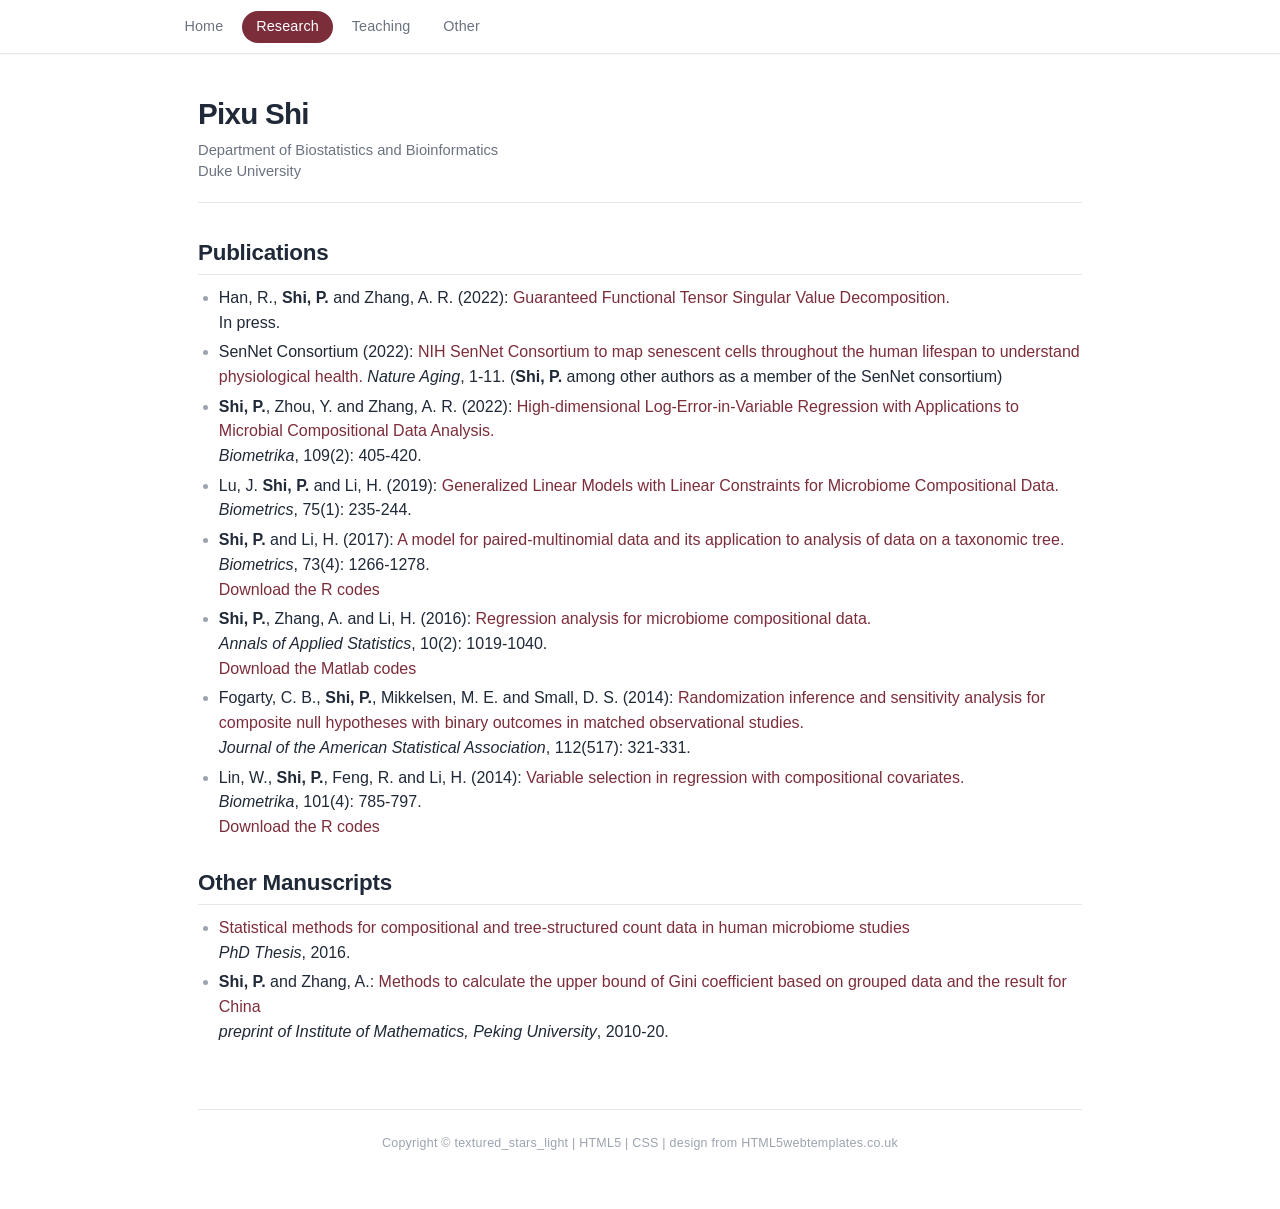
<file: Pixu_research.html>
<!DOCTYPE HTML>
<html>

<head>
  <title>Pixu Shi's Homepage</title>
  <meta name="description" content="website description" />
  <meta name="keywords" content="website keywords, website keywords" />
  <meta http-equiv="content-type" content="text/html; charset=windows-1252" />
  <link rel="stylesheet" type="text/css" href="template/style.css" title="style" />
</head>

<body>
  <div id="main">
    <div id="header">
      <div id="logo">
        <div id="logo_text">
          <!-- class="logo_colour", allows you to change the colour of the text -->
          <h1>Pixu Shi</h1>
          <h2>Department of Biostatistics and Bioinformatics</h2>
          <h2>Duke University</h2>
        </div>
      </div>
      <div id="menubar">
        <ul id="menu">
          <!-- put class="selected" in the li tag for the selected page - to highlight which page you're on -->
          <li><a href="index.html">Home</a></li>
          <li class="selected"><a href="Pixu_research.html">Research</a></li>
          <li><a href="Pixu_teaching.html">Teaching</a></li>
          <li><a href="Pixu_other.html">Other</a></li>
        </ul>
      </div>
    </div>
    <div id="site_content">
      <div id="sidebar_container">
        <div class="sidebar">
          <div class="sidebar_top"></div>
          <div class="sidebar_item">
            <!-- insert your sidebar items here -->
			<img src="Pixu_profile_square.jpg" width="195" align="middle">
          </div>
          <div class="sidebar_base"></div>
	<div class="sidebar">
          <div class="sidebar_top"></div>
          <div class="sidebar_item">
            <h3>Useful Links</h3>
            <ul>
              <li><a href="https://scholars.duke.edu/person/Pixu.Shi">My profile at Duke University</a></li>
              <li><a href="https://github.com/pixushi">My GitHub Page</a></li>
              <li><a href="https://scholar.google.com/citations?user=EbF6EYMAAAAJ&hl=en">My Google Scholar Page</a></li>
            </ul>
          </div>
          <div class="sidebar_base"></div>
        </div>
        </div>
      </div>
      <div id="content">
		<h2>Publications</h2>
		<ul>
<li>Han, R., <strong>Shi, P.</strong> and Zhang, A. R. (2022): <a href = "https://www.tandfonline.com/doi/abs/10.1080/01621459.2022.2153689?journalCode=uasa20">Guaranteed Functional Tensor Singular Value Decomposition.</a> <br /> 
            In press.<br />
<li>SenNet Consortium (2022): <a href = "https://www.nature.com/articles/s43587-022-00326-5">NIH SenNet Consortium to map senescent cells throughout the human lifespan to understand physiological health. </a> <I>Nature Aging</I>, 1-11. (<strong>Shi, P.</strong> among other authors as a member of
the SenNet consortium) <br />
<li><strong>Shi, P.</strong>, Zhou, Y. and Zhang, A. R. (2022): <a href = "https://academic.oup.com/biomet/advance-article-abstract/doi/10.1093/biomet/asab020/6203806">High-dimensional Log-Error-in-Variable Regression with Applications to Microbial Compositional Data Analysis.</a> <br /> 
            <I>Biometrika</I>, 109(2): 405-420.<br />
<li>Lu, J. <strong>Shi, P.</strong> and Li, H. (2019): <a href = "https://onlinelibrary.wiley.com/doi/abs/10.1111/biom.12956">Generalized Linear Models with Linear Constraints for Microbiome Compositional Data.</a> <br /> 
            <I>Biometrics</I>, 75(1): 235-244.<br />
<li><strong>Shi, P.</strong> and Li, H. (2017): <a href = "http://onlinelibrary.wiley.com/doi/10.1111/biom.12681/full">A model for paired-multinomial data and its application to analysis of data on a taxonomic tree.</a> <br />
			<I>Biometrics</I>, 73(4): 1266-1278.<br />
            <a href = "https://github.com/pixushi/correlated_multinomial">Download the R codes</a>
			</li>
<li><strong>Shi, P.</strong>, Zhang, A. and Li, H. (2016): <a href = "https://projecteuclid.org/euclid.aoas/1469199903">Regression analysis for microbiome compositional data.</a> <br />
			<I>Annals of Applied Statistics</I>, 10(2): 1019-1040. <br />
            <a href = "https://github.com/pixushi/CI_compositional_regression">Download the Matlab codes</a>
			</li>
<li>Fogarty, C. B., <strong>Shi, P.</strong>, Mikkelsen, M. E. and Small, D. S. (2014): <a href = "http://www.tandfonline.com/doi/abs/10.1080/01621459.2016.1138865">Randomization inference and sensitivity analysis
for composite null hypotheses with binary
outcomes in matched observational studies.</a> <br />
			<I>Journal of the American Statistical Association</I>, 112(517): 321-331.
			</li>
			<li>Lin, W., <strong>Shi, P.</strong>, Feng, R. and Li, H. (2014): <a href = "https://academic.oup.com/biomet/article/101/4/785/1775476/Variable-selection-in-regression-with">Variable selection in regression with compositional covariates.</a> <br />
			<I>Biometrika</I>, 101(4): 785-797. <br />
            <a href = "https://github.com/pixushi/constrained_lasso">Download the R codes</a>
			</li>
			
		</ul>
		<h2>Other Manuscripts</h2>
		<ul>
			<li> <a href = "http://repository.upenn.edu/edissertations/2013/">Statistical methods for compositional and tree-structured count data in human microbiome studies</a><br />
			<I>PhD Thesis</I>, 2016.</li>
			<li> <strong>Shi, P.</strong> and Zhang, A.: <a href = "http://arxiv.org/abs/1305.4896">Methods to calculate the upper bound of Gini coefficient based on grouped data and the result for China</a><br />
			<I>preprint of Institute of Mathematics, Peking University</I>, 2010-20.</li>
		</ul>
      </div>
    </div>
    <div id="content_footer"></div>
    <div id="footer">
      Copyright &copy; textured_stars_light | <a href="http://validator.w3.org/check?uri=referer">HTML5</a> | <a href="http://jigsaw.w3.org/css-validator/check/referer">CSS</a> | <a href="http://www.html5webtemplates.co.uk">design from HTML5webtemplates.co.uk</a>
    </div>
  </div>
<!-- Start of StatCounter Code for Default Guide -->
<script type="text/javascript">
var sc_project=11414960;
var sc_invisible=1;
var sc_security="e117e79e";
var scJsHost = (("https:" == document.location.protocol) ?
"https://secure." : "http://www.");
document.write("<sc"+"ript type='text/javascript' src='" + scJsHost+
"statcounter.com/counter/counter.js'></"+"script>");
</script>
<noscript><div class="statcounter"><a title="web analytics"
href="http://statcounter.com/" target="_blank"><img class="statcounter"
src="//c.statcounter.com/11414960/0/e117e79e/1/" alt="web
analytics"></a></div></noscript>
<!-- End of StatCounter Code for Default Guide -->
</body>
</html>
</file>
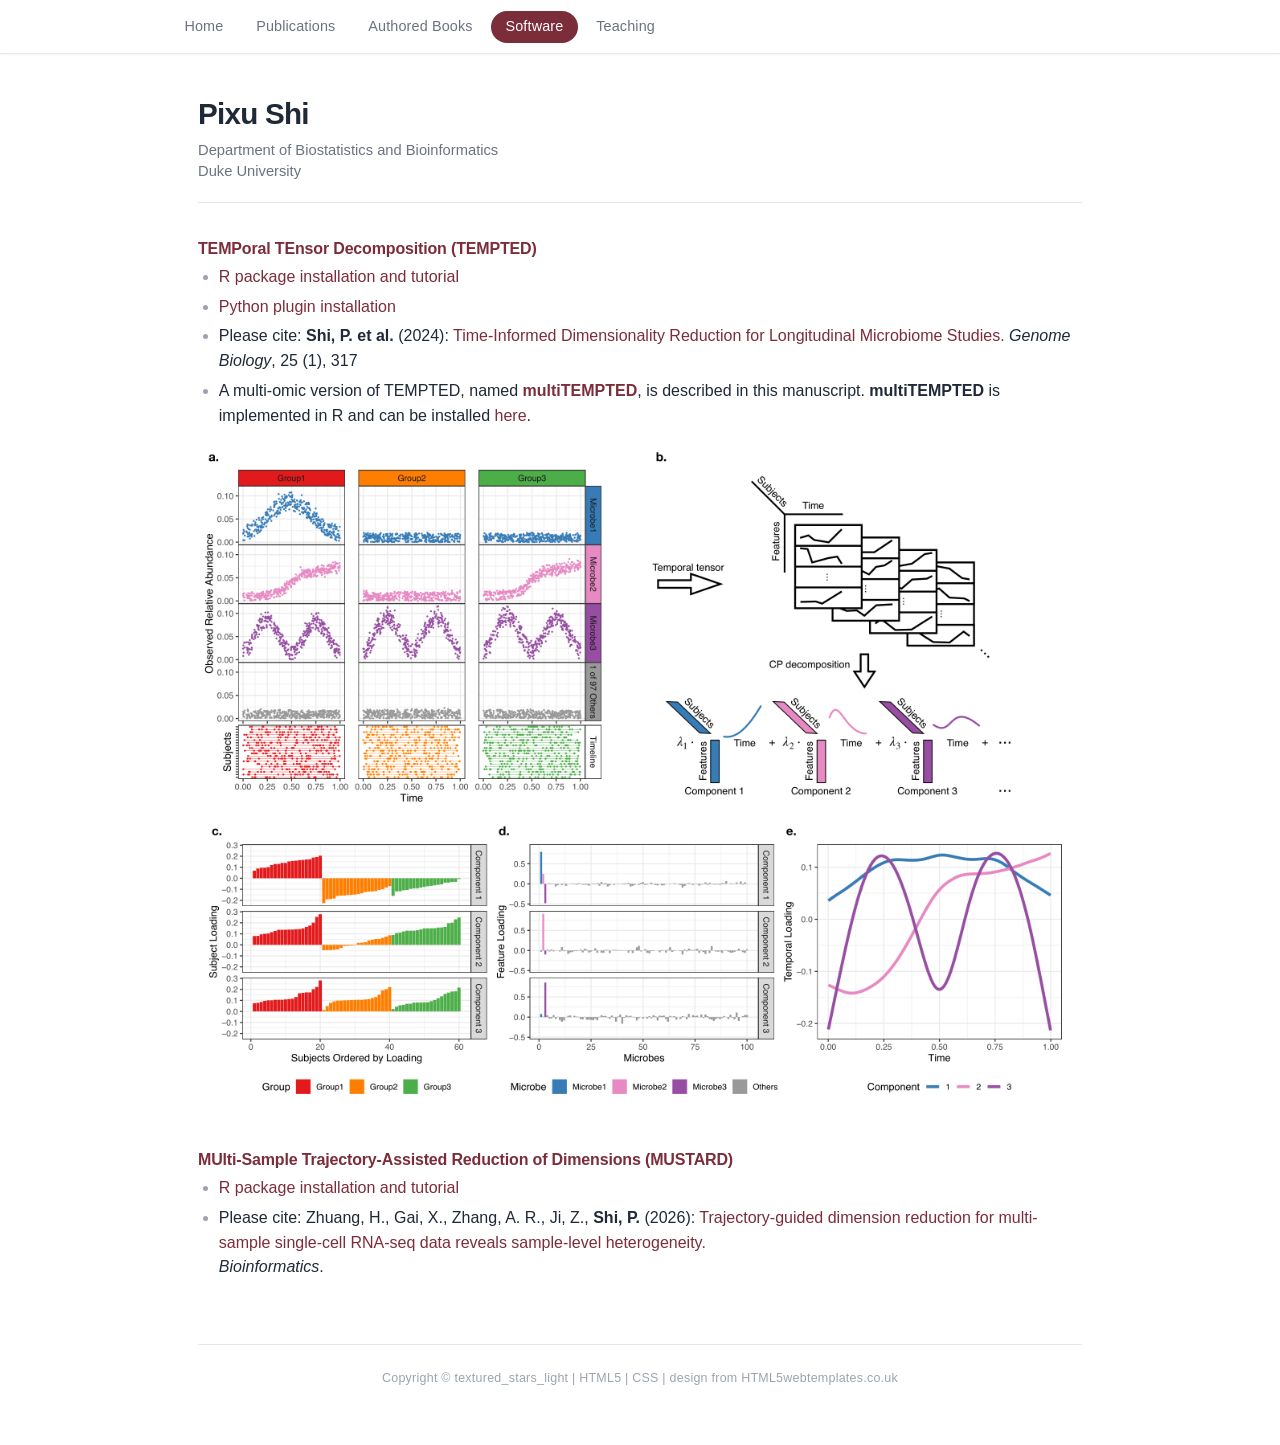
<file: Pixu_software.html>
<!DOCTYPE HTML>
<html>

<head>
  <title>Pixu Shi's Homepage</title>
  <meta name="viewport" content="width=device-width, initial-scale=1" />
  <meta name="description" content="website description" />
  <meta name="keywords" content="website keywords, website keywords" />
  <meta http-equiv="content-type" content="text/html; charset=UTF-8" />
  <link rel="stylesheet" type="text/css" href="template/style.css" title="style" />
</head>

<body>
  <div id="main">
    <div id="header">
      <div id="logo">
        <div id="logo_text">
          <!-- class="logo_colour", allows you to change the colour of the text -->
          <h1>Pixu Shi</h1>
          <h2>Department of Biostatistics and Bioinformatics</h2>
          <h2>Duke University</h2>
        </div>
      </div>
      <div id="menubar">
        <ul id="menu">
          <!-- put class="selected" in the li tag for the selected page - to highlight which page you're on -->
          <li><a href="index.html">Home</a></li>
          <li><a href="Pixu_publication.html">Publications</a></li>
          <li><a href="Pixu_books.html">Authored Books</a></li>
          <li class="selected"><a href="Pixu_software.html">Software</a></li>
          <li><a href="Pixu_teaching.html">Teaching</a></li>
        </ul>
      </div>
    </div>
    <div id="site_content">
      <div id="content">
		<h4>TEMPoral TEnsor Decomposition (TEMPTED)</h4>
		<ul>
		  <li><a href="https://github.com/pixushi/tempted">R package installation and tutorial</a></li>
			<li><a href="https://github.com/biocore/gemelli">Python plugin installation</a></li>
			<li>Please cite: <strong>Shi, P. et al.</strong> (2024): <a href = "https://link.springer.com/article/10.1186/s13059-024-03453-x">Time-Informed Dimensionality Reduction for Longitudinal Microbiome Studies.</a> <I>Genome Biology</I>, 25 (1), 317<br />
      </li>	
			<li>A multi-omic version of TEMPTED, named <a href="https://www.biorxiv.org/content/10.64898/2026.09.01.748608v1"><strong>multiTEMPTED</strong></a>, is described in this manuscript. <strong>multiTEMPTED</strong> is implemented in R and can be installed <a href="https://github.com/loulind/multi.tempted">here</a>.</li>
		</ul>
		<img src="figures/Fig_tempted.png" width="500" align="middle">
		 <ul>
		   </ul>
		<h4>MUlti-Sample Trajectory-Assisted Reduction of Dimensions (MUSTARD)</h4>
		<ul>
		  <li><a href="https://github.com/haotian-zhuang/MUSTARD">R package installation and tutorial</a></li>
		  <li>Please cite: Zhuang, H., Gai, X., Zhang, A. R., Ji, Z., <strong>Shi, P.</strong> (2026): <a href = "https://academic.oup.com/bioinformatics/advance-article/doi/10.1093/bioinformatics/btag192/8661458?guestAccessKey=">Trajectory-guided dimension reduction for multi-sample single-cell RNA-seq data reveals sample-level heterogeneity. </a> <br />
             <I>Bioinformatics</I>.<br />
</li>

		</ul>
      </div>
    </div>
<div id="content_footer"></div>
    <div id="footer">
            Copyright &copy; textured_stars_light | <a href="http://validator.w3.org/check?uri=referer">HTML5</a> | <a href="http://jigsaw.w3.org/css-validator/check/referer">CSS</a> | <a href="http://www.html5webtemplates.co.uk">design from HTML5webtemplates.co.uk</a>
    </div>
  </div>
<!-- Default Statcounter code for GitHub Personal
https://pixushi.github.io/ -->
<script type="text/javascript">
var sc_project=13226905;
var sc_invisible=1;
var sc_security="ff27da82";
</script>
<script type="text/javascript"
src="https://www.statcounter.com/counter/counter.js"
async></script>
<noscript><div class="statcounter"><a title="Web Analytics"
href="https://statcounter.com/" target="_blank"><img
class="statcounter"
src="https://c.statcounter.com/13226905/0/ff27da82/1/"
alt="Web Analytics"
referrerPolicy="no-referrer-when-downgrade"></a></div></noscript>
<!-- End of Statcounter Code -->
</body>
</html>
</file>
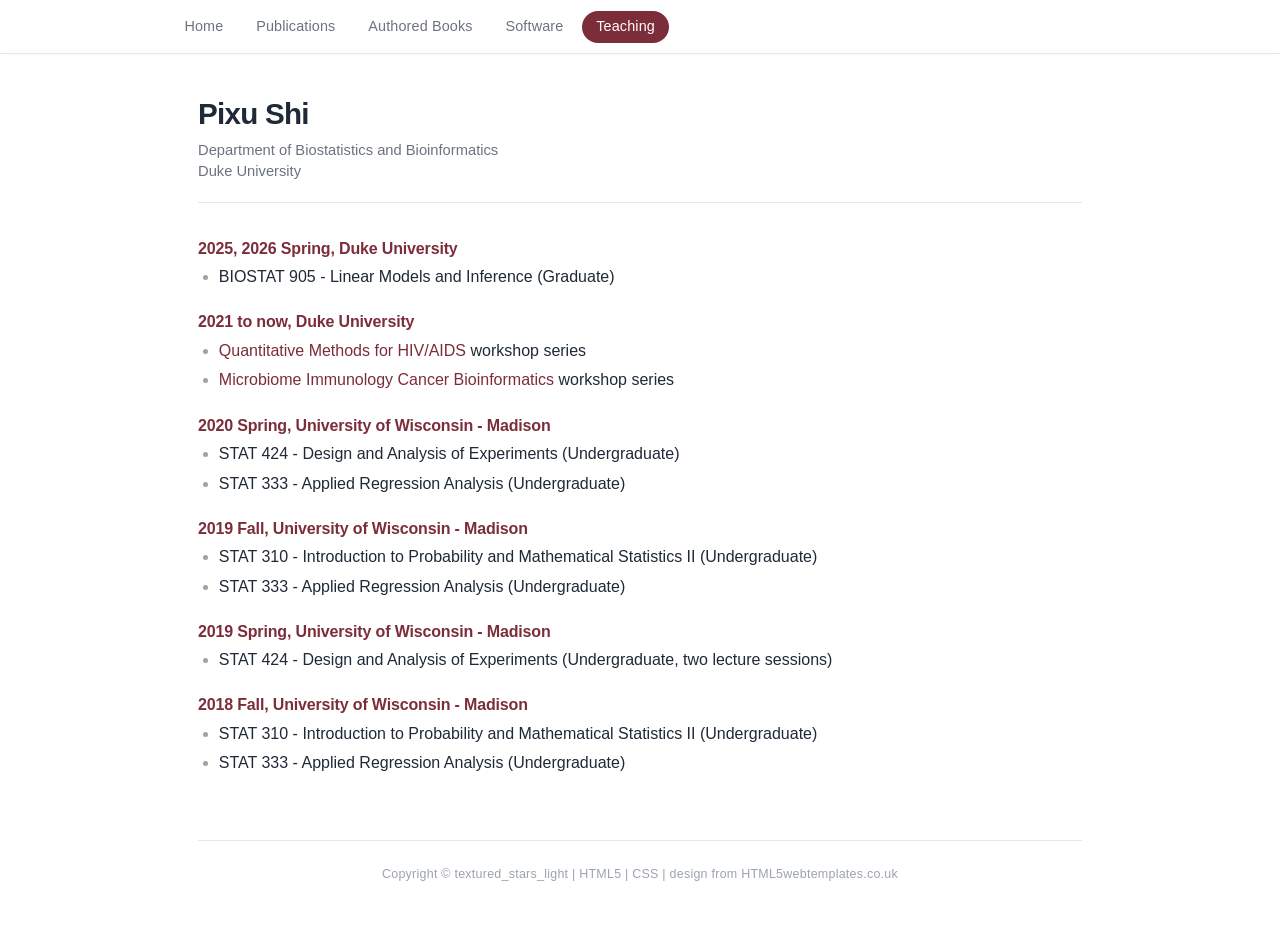
<file: Pixu_teaching.html>
<!DOCTYPE HTML>
<html>

<head>
  <title>Pixu Shi's Homepage</title>
  <meta name="viewport" content="width=device-width, initial-scale=1" />
  <meta name="description" content="website description" />
  <meta name="keywords" content="website keywords, website keywords" />
  <meta http-equiv="content-type" content="text/html; charset=UTF-8" />
  <link rel="stylesheet" type="text/css" href="template/style.css" title="style" />
</head>

<body>
  <div id="main">
    <div id="header">
      <div id="logo">
        <div id="logo_text">
          <!-- class="logo_colour", allows you to change the colour of the text -->
          <h1>Pixu Shi</h1>
          <h2>Department of Biostatistics and Bioinformatics</h2>
          <h2>Duke University</h2>
        </div>
      </div>
      <div id="menubar">
        <ul id="menu">
          <!-- put class="selected" in the li tag for the selected page - to highlight which page you're on -->
          <li><a href="index.html">Home</a></li>
          <li><a href="Pixu_publication.html">Publications</a></li>
          <li><a href="Pixu_books.html">Authored Books</a></li>
          <li><a href="Pixu_software.html">Software</a></li>
          <li class="selected"><a href="Pixu_teaching.html">Teaching</a></li>
        </ul>
      </div>
    </div>
    <div id="site_content">
      <div id="content">
        <h4>2025, 2026 Spring, Duke University</h4>
		<ul>
		  <li>BIOSTAT 905 - Linear Models and Inference (Graduate)</li>
		</ul>
		<h4>2021 to now, Duke University</h4>
		<ul>
		  <li><a href="https://cfar.duke.edu/cores/quantitative-sciences-core/r25">Quantitative Methods for HIV/AIDS</a> workshop series</li>
			<li><a href="https://biostat.duke.edu/miccourse">Microbiome Immunology Cancer Bioinformatics</a> workshop series</li>
		</ul>
	<h4>2020 Spring, University of Wisconsin - Madison</h4>
		<ul>
			<li>STAT 424 - Design and Analysis of Experiments (Undergraduate)</li>
			<li>STAT 333 - Applied Regression Analysis (Undergraduate)</li>
		</ul>
	<h4>2019 Fall, University of Wisconsin - Madison</h4>
		<ul>
			<li>STAT 310 - Introduction to Probability and Mathematical Statistics II (Undergraduate)</li>
			<li>STAT 333 - Applied Regression Analysis (Undergraduate)</li>
		</ul>
        <h4>2019 Spring, University of Wisconsin - Madison</h4>
		<ul>
			<li>STAT 424 - Design and Analysis of Experiments (Undergraduate, two lecture sessions)</li>
		</ul>
        <h4>2018 Fall, University of Wisconsin - Madison</h4>
		<ul>
			<li>STAT 310 - Introduction to Probability and Mathematical Statistics II (Undergraduate)</li>
			<li>STAT 333 - Applied Regression Analysis (Undergraduate)</li>
		</ul>
      </div>
    </div>
<div id="content_footer"></div>
    <div id="footer">
            Copyright &copy; textured_stars_light | <a href="http://validator.w3.org/check?uri=referer">HTML5</a> | <a href="http://jigsaw.w3.org/css-validator/check/referer">CSS</a> | <a href="http://www.html5webtemplates.co.uk">design from HTML5webtemplates.co.uk</a>
    </div>
  </div>
<!-- Default Statcounter code for GitHub Personal
https://pixushi.github.io/ -->
<script type="text/javascript">
var sc_project=13226905;
var sc_invisible=1;
var sc_security="ff27da82";
</script>
<script type="text/javascript"
src="https://www.statcounter.com/counter/counter.js"
async></script>
<noscript><div class="statcounter"><a title="Web Analytics"
href="https://statcounter.com/" target="_blank"><img
class="statcounter"
src="https://c.statcounter.com/13226905/0/ff27da82/1/"
alt="Web Analytics"
referrerPolicy="no-referrer-when-downgrade"></a></div></noscript>
<!-- End of Statcounter Code -->
</body>
</html>
</file>
<file: template/style.css>
/* ================================================================
   Pixu Shi — Homepage stylesheet
   Modern, minimal, academic
   ================================================================ */

:root {
  --bg: #ffffff;
  --text: #1f2937;
  --muted: #6b7280;
  --soft: #9ca3af;
  --border: #e5e7eb;
  --rule: #f3f4f6;
  --accent: #7c2d3a;
  --accent-hover: #5a1f29;
  --max-width: 940px;
  --sidebar-width: 240px;
  --gap: 3rem;
  --nav-height: 54px;
  --font-sans: 'Inter', -apple-system, BlinkMacSystemFont, 'Segoe UI', 'Helvetica Neue', Arial, 'Noto Sans', 'PingFang SC', 'Hiragino Sans GB', 'Microsoft YaHei', sans-serif;
  --font-serif: 'Source Serif 4', 'Charter', 'Georgia', serif;
  --font-mono: 'SF Mono', 'JetBrains Mono', Menlo, Consolas, 'Roboto Mono', monospace;
}

* {
  box-sizing: border-box;
  margin: 0;
  padding: 0;
}

html {
  height: 100%;
  scroll-behavior: smooth;
  overflow-x: hidden;
  width: 100%;
}

body {
  font: 400 16px/1.55 var(--font-sans);
  background: var(--bg);
  color: var(--text);
  -webkit-font-smoothing: antialiased;
  -moz-osx-font-smoothing: grayscale;
  text-rendering: optimizeLegibility;
  padding-top: var(--nav-height);
  overflow-x: hidden;
  width: 100%;
  max-width: 100%;
}

img {
  max-width: 100%;
  height: auto;
  width: auto;
  border: 0;
  display: inline-block;
}

#content img {
  max-width: 100%;
  height: auto;
}

a {
  color: var(--accent);
  text-decoration: none;
  border-bottom: 1px solid transparent;
  transition: color 0.15s ease, border-color 0.15s ease;
}

a:hover {
  color: var(--accent-hover);
  border-bottom-color: var(--accent-hover);
}

p {
  margin: 0 0 0.7em 0;
  line-height: 1.55;
}

/* Headings */
h1, h2, h3, h4, h5, h6 {
  color: var(--text);
  font-weight: 600;
  line-height: 1.25;
  letter-spacing: -0.01em;
  margin: 1.3em 0 0.5em 0;
  font-family: var(--font-sans);
  text-transform: none;
}

h2 {
  font-size: 1.4rem;
  font-weight: 600;
  padding-bottom: 0.3em;
  border-bottom: 1px solid var(--border);
}

h2:empty {
  display: none;
}

h3 {
  font-size: 1.1rem;
}

h4 {
  font-size: 1rem;
  font-weight: 600;
  color: var(--accent);
  margin-top: 1.4em;
  margin-bottom: 0.4em;
}

h5, h6 {
  font-size: 0.92rem;
  font-weight: 500;
  color: var(--muted);
  font-style: normal;
  padding: 0;
}

ul, ol {
  margin: 0.3em 0 0.9em 1.3em;
}

ul li, ol li {
  margin-bottom: 0.25em;
  line-height: 1.5;
  padding: 0;
}

ul li {
  list-style-type: disc;
}

ul li::marker {
  color: var(--soft);
}

blockquote {
  margin: 1.5em 0;
  padding: 0.4em 1.2em;
  border-left: 3px solid var(--border);
  background: transparent;
  color: var(--muted);
  font-style: italic;
}

code {
  font-family: var(--font-mono);
  font-size: 0.9em;
  background: var(--rule);
  padding: 0.12em 0.38em;
  border-radius: 3px;
  color: var(--text);
}

/* Layout */
#main {
  max-width: var(--max-width);
  margin: 0 auto;
  padding: 2rem 1.75rem 3rem 1.75rem;
}

/* Header */
#header {
  background: transparent;
  height: auto;
  margin-bottom: 0.75rem;
}

#logo {
  position: static;
  width: 100%;
  height: auto;
  border-bottom: 1px solid var(--border);
  padding: 0.6rem 0 1.2rem 0;
  margin: 0;
  display: flex;
  flex-direction: row;
  align-items: center;
  justify-content: space-between;
  gap: 2rem;
}

#logo_text {
  position: static;
  top: auto;
  left: auto;
  flex: 1;
  min-width: 0;
}

/* Photo on the right side of the header (index page) */
#logo > .profile-photo {
  width: 180px;
  height: auto;
  border-radius: 10px;
  flex: 0 0 auto;
  display: block;
}

/* Useful Links block sitting under the name/department (index page) */
#logo_text .profile-info {
  margin: 1rem 0 0 0;
  width: 100%;
}

#logo_text .profile-info h3 {
  margin: 0 0 0.4rem 0;
}

#logo_text .profile-info ul {
  margin: 0;
  padding: 0;
  list-style: none;
}

#logo_text .profile-info li {
  list-style: none;
  margin: 0 0 0.3rem 0;
  padding: 0;
  line-height: 1.4;
  background: none;
}

#logo_text .profile-info li a {
  font-size: 0.9rem;
}

#logo h1, #logo_text h1, #logo_text h1 a, #logo_text h1 a:hover {
  font-family: var(--font-sans);
  font-size: 1.85rem;
  font-weight: 600;
  color: var(--text);
  letter-spacing: -0.025em;
  padding: 0;
  margin: 0 0 0.25em 0;
  border: 0;
  text-transform: none;
  text-decoration: none;
}

#logo_text h1 a .logo_colour {
  color: var(--text);
}

#logo h2, #logo_text h2 {
  font-family: var(--font-sans);
  font-size: 0.92rem;
  font-weight: 400;
  color: var(--muted);
  letter-spacing: 0;
  padding: 0;
  margin: 0;
  border: 0;
  text-transform: none;
  line-height: 1.45;
}

/* Floating top navigation */
#menubar {
  position: fixed;
  top: 0;
  left: 0;
  right: 0;
  width: 100%;
  height: var(--nav-height);
  z-index: 100;
  padding: 0 1.5rem;
  background: rgba(255, 255, 255, 0.88);
  -webkit-backdrop-filter: saturate(180%) blur(12px);
  backdrop-filter: saturate(180%) blur(12px);
  border-top: 0;
  border-bottom: 1px solid var(--border);
  box-shadow: 0 1px 2px rgba(15, 23, 42, 0.03);
}

ul#menu {
  list-style: none;
  margin: 0 auto;
  padding: 0;
  max-width: var(--max-width);
  height: 100%;
  display: flex;
  flex-wrap: nowrap;
  align-items: center;
  gap: 0.25rem;
  overflow-x: auto;
}

ul#menu li {
  list-style: none;
  margin: 0;
  padding: 0;
  float: none;
  flex-shrink: 0;
}

ul#menu li a {
  display: inline-flex;
  align-items: center;
  font-family: var(--font-sans);
  font-size: 0.9rem;
  font-weight: 500;
  letter-spacing: 0.01em;
  color: var(--muted);
  background: transparent;
  text-transform: none;
  padding: 0.45rem 0.9rem;
  margin: 0;
  height: 32px;
  text-decoration: none;
  border: 0;
  border-radius: 999px;
  transition: color 0.15s ease, background 0.15s ease;
  white-space: nowrap;
}

ul#menu li a:hover {
  color: var(--text);
  background: var(--rule);
  border: 0;
}

ul#menu li.selected a,
ul#menu li.selected a:hover {
  color: #fff;
  background: var(--accent);
  border: 0;
}

ul#menu li:first-child a {
  padding-left: 0.9rem;
}

/* Single-column body */
#site_content {
  width: 100%;
  background: transparent;
  padding: 1.5rem 0 0 0;
  display: block;
  overflow: visible;
}

#content {
  width: 100%;
  max-width: 100%;
  float: none;
  padding: 0;
  text-align: left;
  min-width: 0;
  word-wrap: break-word;
  overflow-wrap: break-word;
}

#content a {
  word-break: break-word;
  overflow-wrap: break-word;
}

#content > h2:first-child,
#content > h4:first-child {
  margin-top: 0;
}

#content ul {
  margin: 0.3em 0 1em 1.3em;
  padding: 0;
}

#content ul li {
  list-style-type: disc;
  background: none;
  padding: 0;
  margin-bottom: 0.3em;
  line-height: 1.55;
}

/* Sidebar (legacy markup is hidden site-wide) */
#sidebar_container {
  display: none;
}

/* Profile card — used only on the home page (headshot + useful links) */
.profile-card {
  display: flex;
  align-items: center;
  gap: 1.75rem;
  margin: 1rem 0 1.75rem 0;
  padding: 0 0 1.5rem 0;
  border-bottom: 1px solid var(--border);
}

.profile-photo {
  width: 170px;
  height: auto;
  border-radius: 8px;
  display: block;
  flex-shrink: 0;
  margin: 0;
}

.profile-info {
  flex: 1;
  min-width: 0;
}

.profile-info h3 {
  font-family: var(--font-sans);
  font-size: 0.72rem;
  font-weight: 600;
  text-transform: uppercase;
  letter-spacing: 0.12em;
  color: var(--muted);
  margin: 0 0 0.55rem 0;
  padding: 0;
}

.profile-info ul {
  list-style: none;
  margin: 0;
  padding: 0;
}

.profile-info li {
  list-style: none;
  margin: 0 0 0.35rem 0;
  padding: 0;
  line-height: 1.45;
  background: none;
}

.profile-info li a,
.profile-info li a:hover {
  display: inline;
  padding: 0;
  background: none;
  font-size: 0.92rem;
  color: var(--accent);
  border-bottom: 1px solid transparent;
}

.profile-info li a:hover {
  border-bottom-color: var(--accent);
}

/* Footer */
#content_footer {
  display: none;
}

#footer {
  width: 100%;
  margin: 4rem 0 0 0;
  padding: 1.5rem 0 0.5rem 0;
  border-top: 1px solid var(--border);
  text-align: center;
  font-family: var(--font-sans);
  font-size: 0.78rem;
  color: var(--soft);
  background: transparent;
  text-transform: none;
  letter-spacing: 0.02em;
  height: auto;
}

#footer a,
#footer a:hover {
  color: var(--soft);
  text-decoration: none;
  border-bottom: 1px solid transparent;
}

#footer a:hover {
  color: var(--muted);
  border-bottom-color: var(--soft);
}

/* Tables */
table {
  margin: 1.2em 0 1.8em 0;
  border-collapse: collapse;
  width: 100%;
}

table tr th,
table tr td {
  background: transparent;
  color: var(--text);
  padding: 0.65em 0.85em;
  text-align: left;
  border: 0;
  border-bottom: 1px solid var(--border);
}

table tr th {
  font-weight: 600;
  background: var(--rule);
  border-bottom: 1px solid #d1d5db;
  font-size: 0.92rem;
  text-transform: none;
  letter-spacing: 0;
}

table tr td {
  border-top: 0;
  font-size: 0.95rem;
}

/* Float helpers */
.left {
  float: left;
  margin: 0.3em 1.2em 0.6em 0;
}

.right {
  float: right;
  margin: 0.3em 0 0.6em 1.2em;
}

.center {
  display: block;
  text-align: center;
  margin: 1.5em auto;
}

.separator {
  width: 100%;
  height: 0;
  border-top: 1px solid var(--border);
  border-bottom: 0;
  margin: 1.5em 0;
}

/* Forms (kept for compatibility) */
.search {
  color: var(--text);
  border: 1px solid var(--border);
  width: 200px;
  padding: 0.4em 0.6em;
  font: inherit;
  background: var(--bg);
  border-radius: 4px;
}

.form_settings {
  margin: 1em 0 0 0;
}

.form_settings p {
  padding: 0 0 0.4em 0;
}

.form_settings span {
  float: left;
  width: 200px;
  text-align: left;
}

.form_settings input,
.form_settings textarea,
.form_settings select {
  padding: 0.5em;
  width: 320px;
  font: inherit;
  border: 1px solid var(--border);
  background: var(--bg);
  color: var(--text);
  border-radius: 4px;
}

.form_settings .submit {
  width: auto;
  padding: 0.5em 1.2em;
  cursor: pointer;
  background: var(--accent);
  color: #fff;
  border: 0;
  border-radius: 4px;
}

.form_settings .checkbox {
  width: auto;
  margin: 0.3em 0;
  border: 0;
  background: none;
}

#colours {
  display: none;
}

/* Responsive */
@media (max-width: 760px) {
  #main {
    padding: 1.25rem 1.1rem 2rem 1.1rem;
  }

  #menubar {
    padding: 0 1rem;
  }

  #site_content {
    padding-top: 1.25rem;
  }

  #logo {
    flex-direction: column-reverse;
    align-items: stretch;
    gap: 1rem;
  }

  #logo > .profile-photo {
    width: 130px;
    align-self: flex-start;
  }

  .profile-card {
    flex-direction: column;
    align-items: flex-start;
    gap: 1.1rem;
    margin: 0.75rem 0 1.5rem 0;
    padding-bottom: 1.25rem;
  }

  .profile-photo {
    width: 130px;
  }

  #logo h1,
  #logo_text h1 {
    font-size: 1.5rem;
  }

  ul#menu li a {
    padding: 0.4rem 0.7rem;
    font-size: 0.85rem;
  }

  ul#menu li:first-child a {
    padding-left: 0.7rem;
  }
}
</file>
